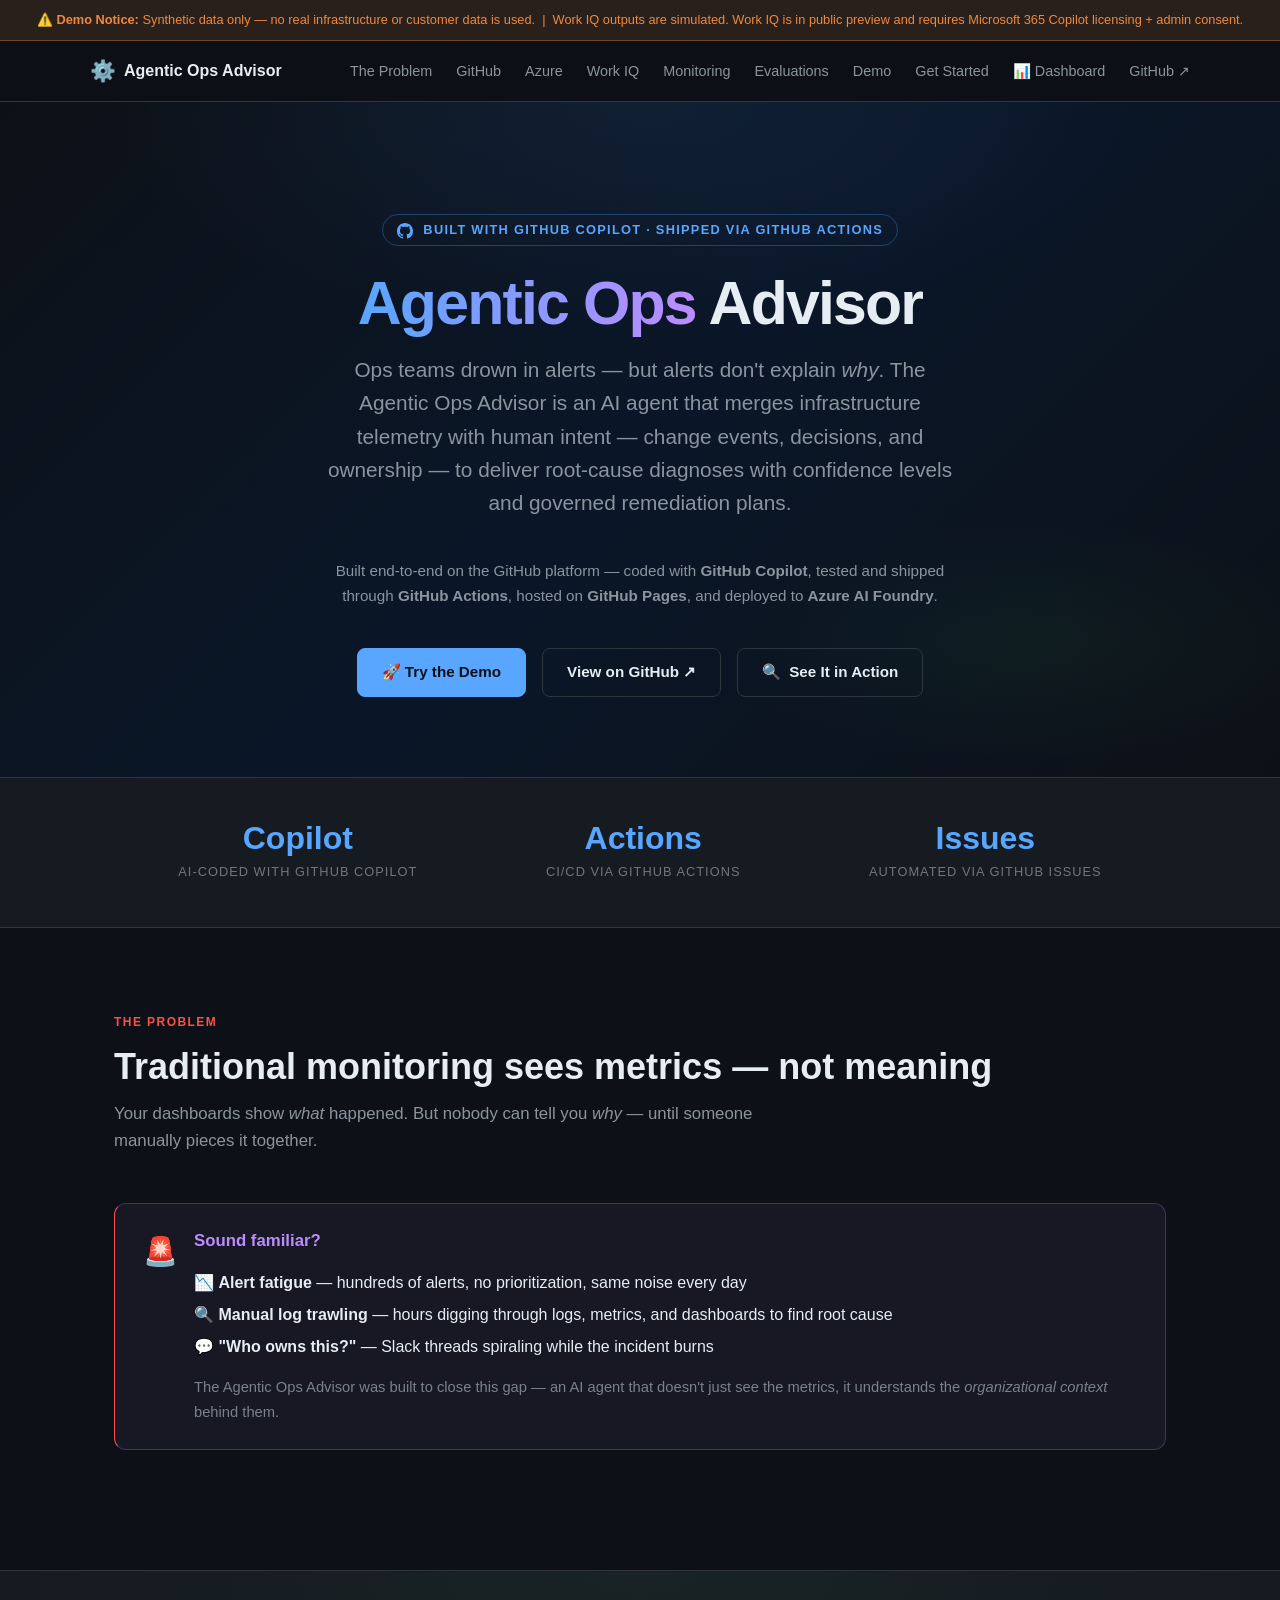
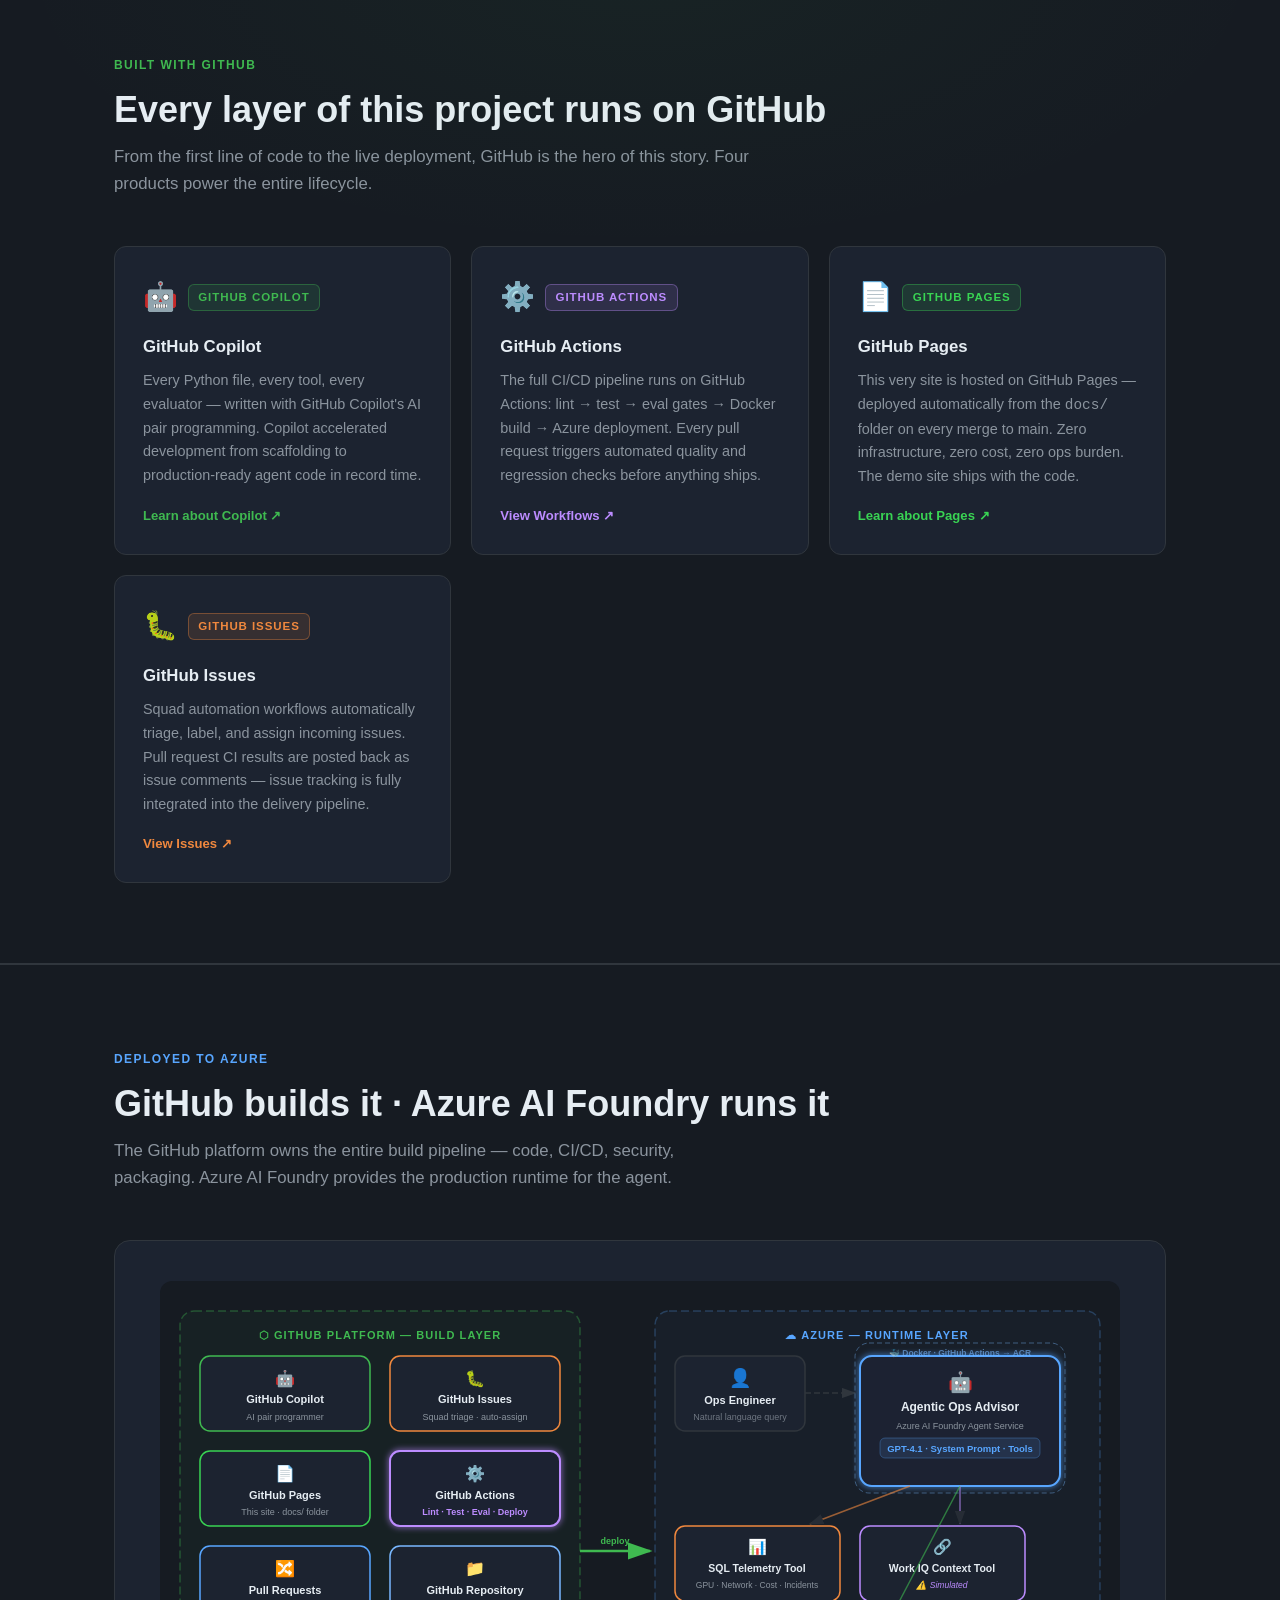
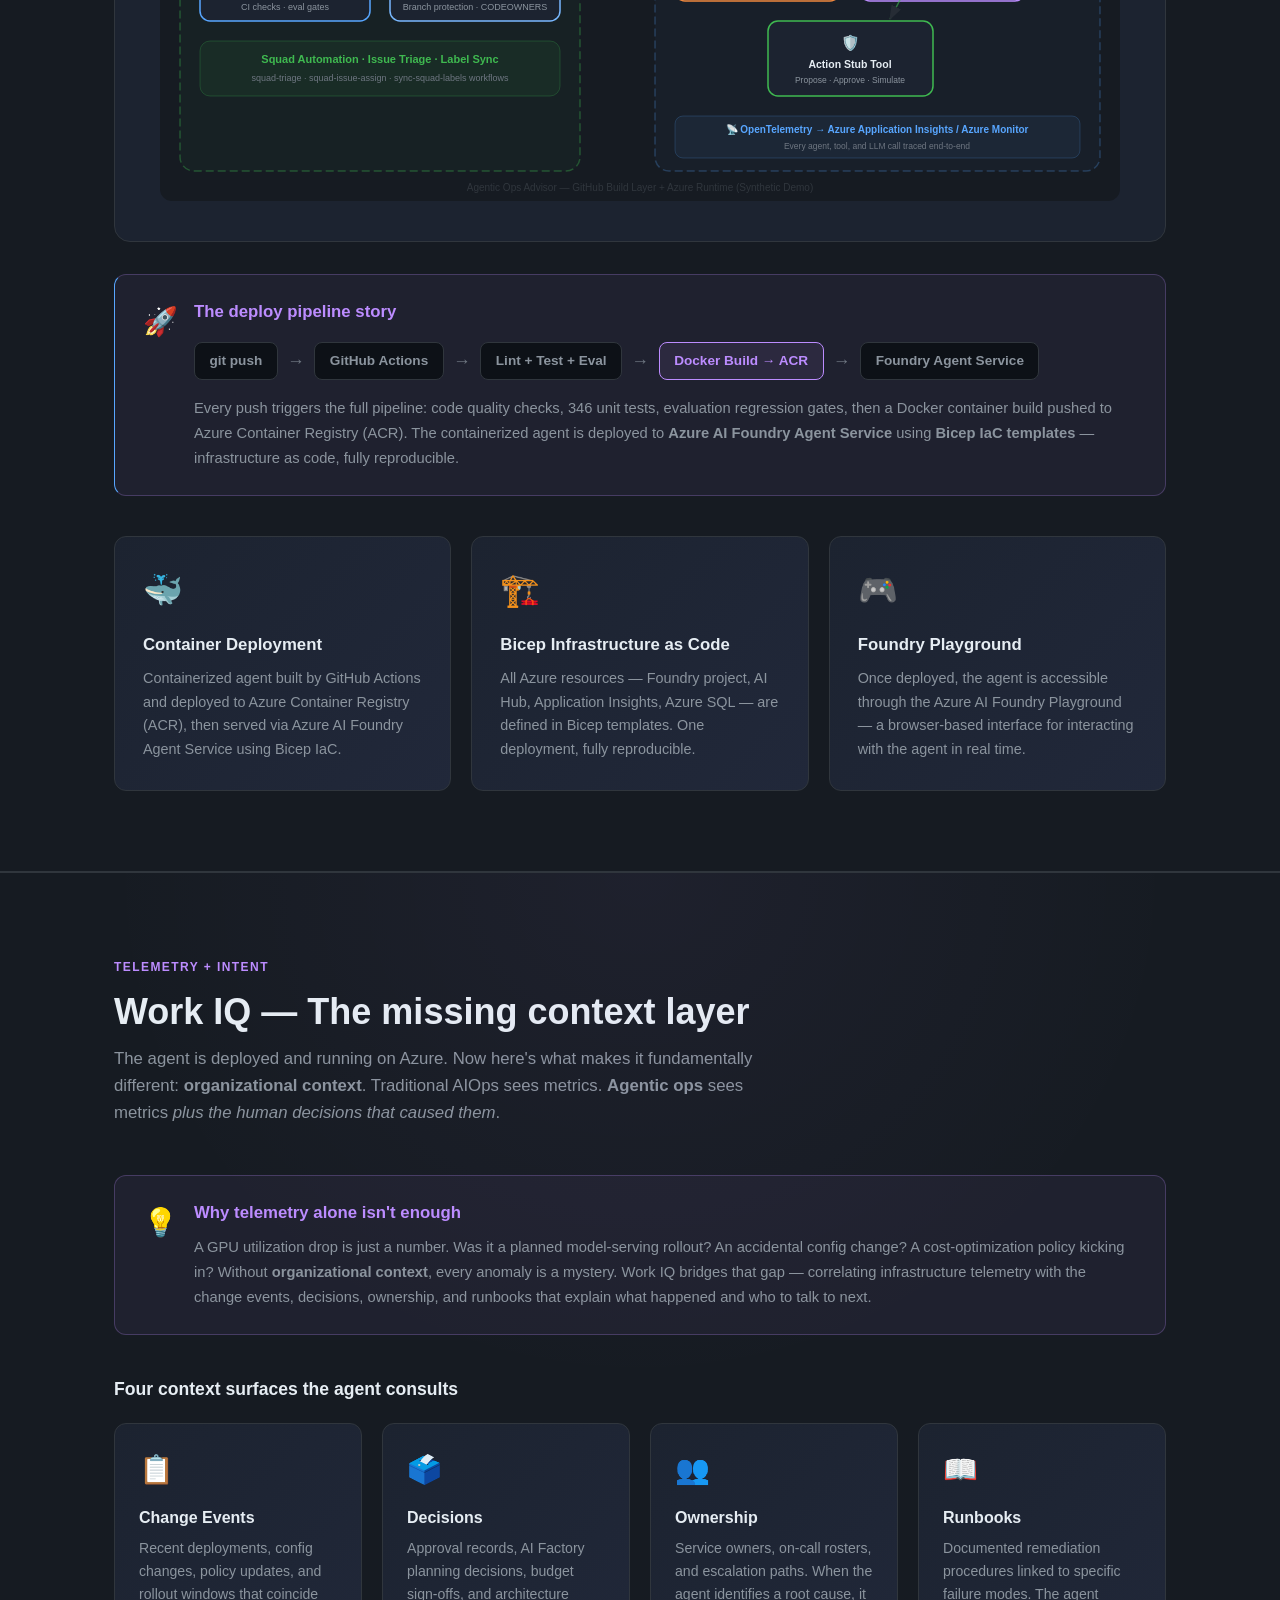
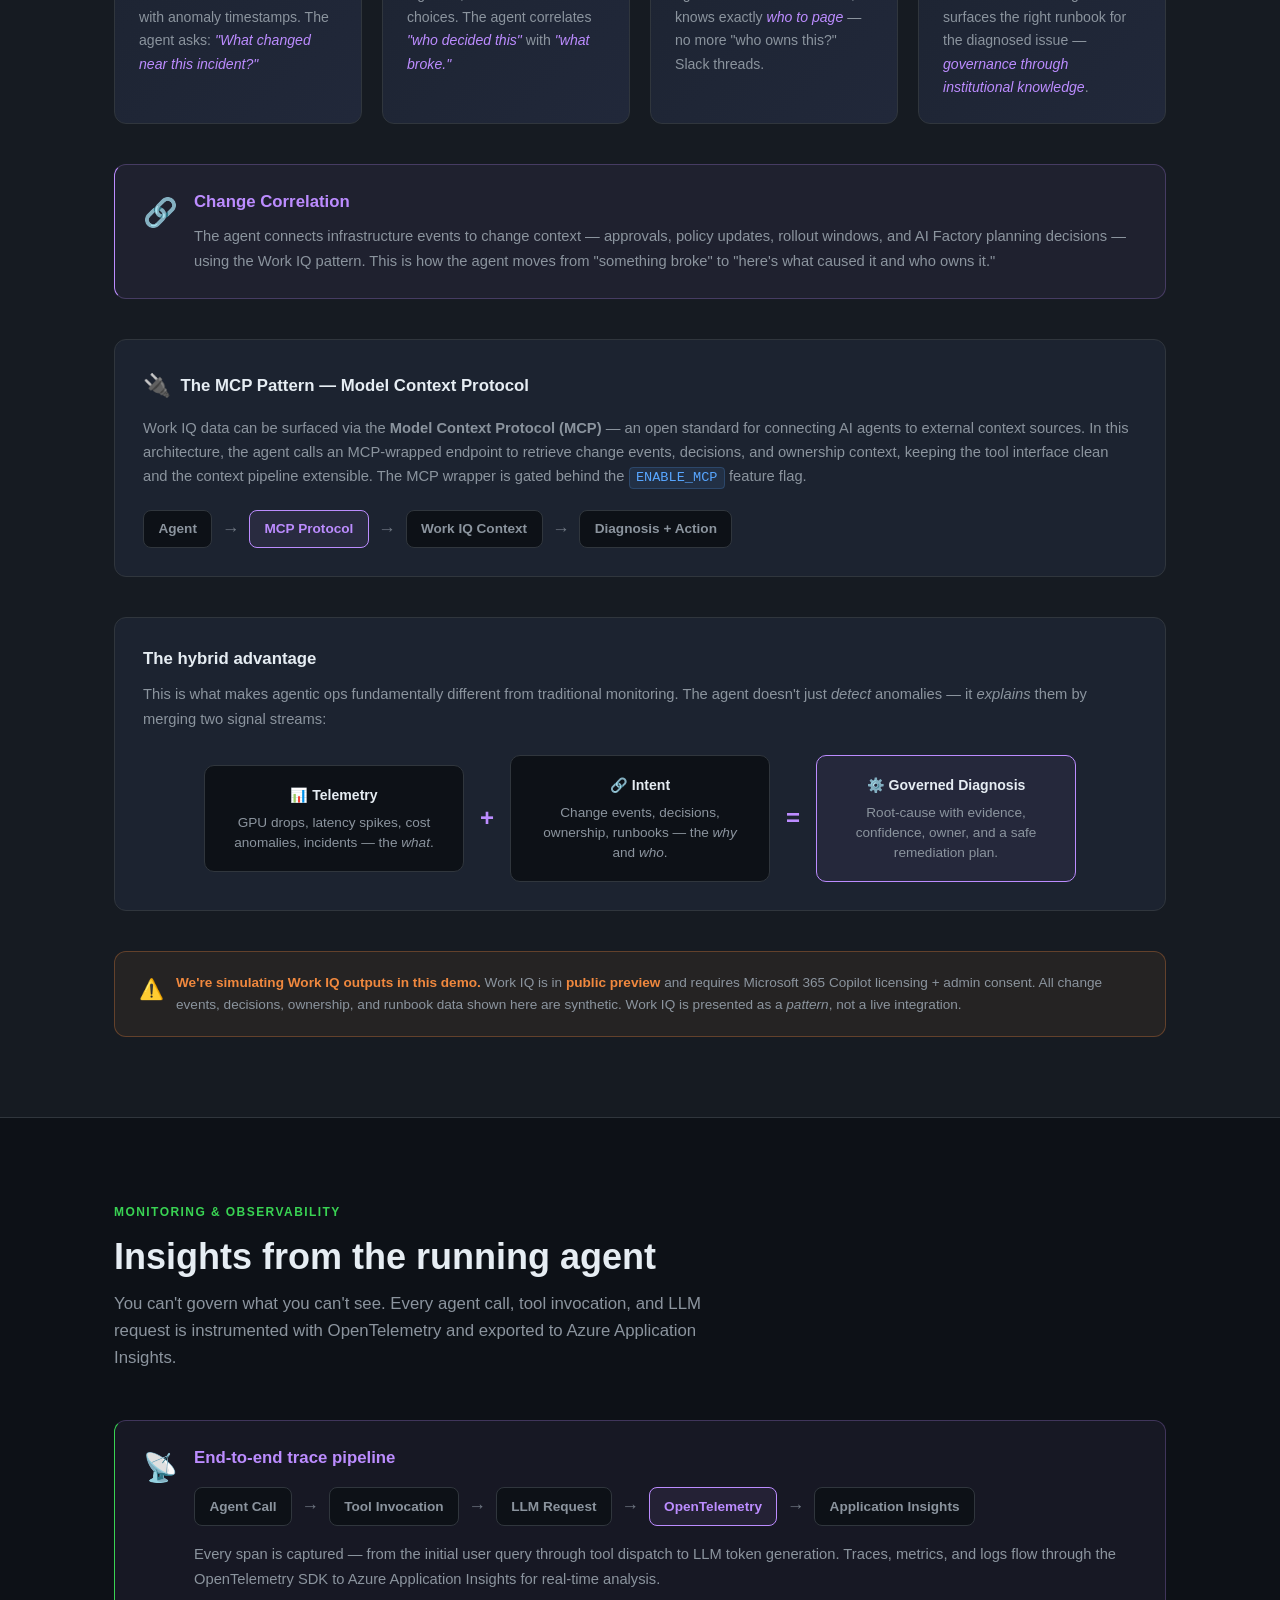
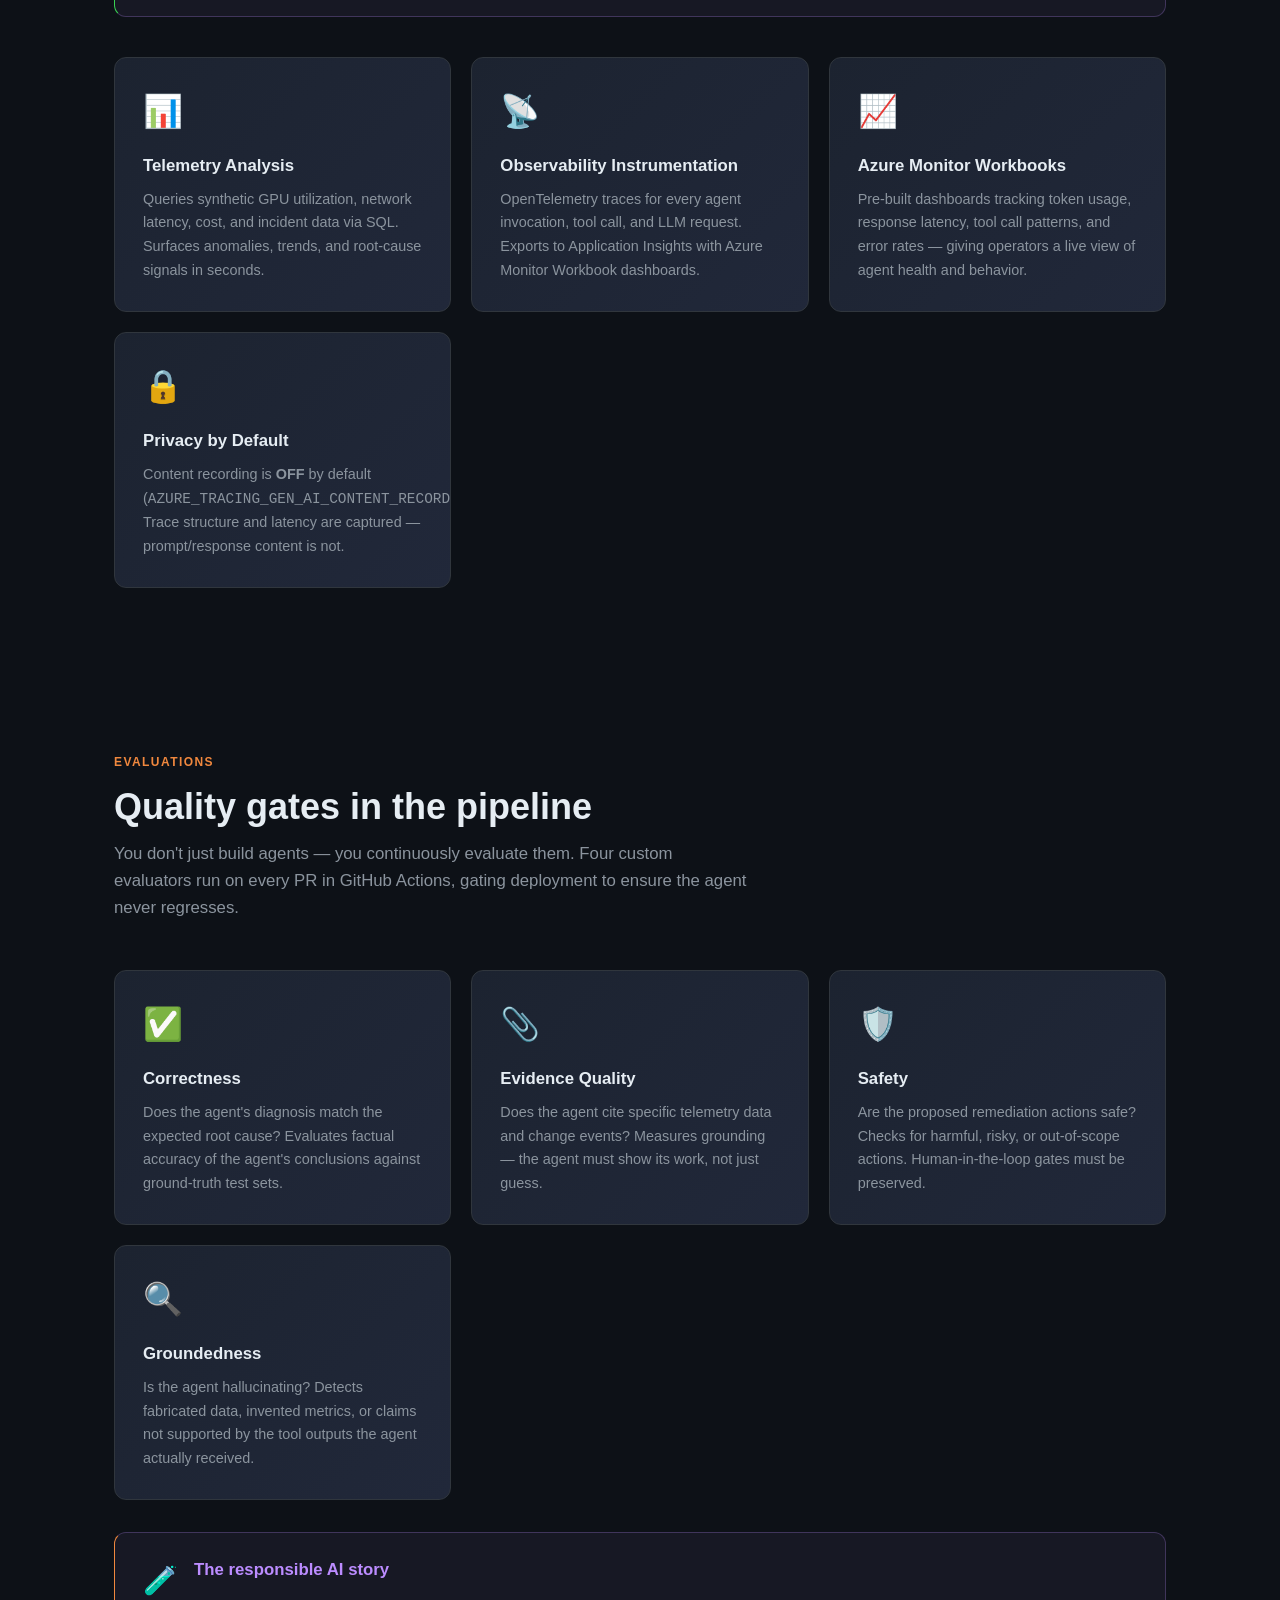
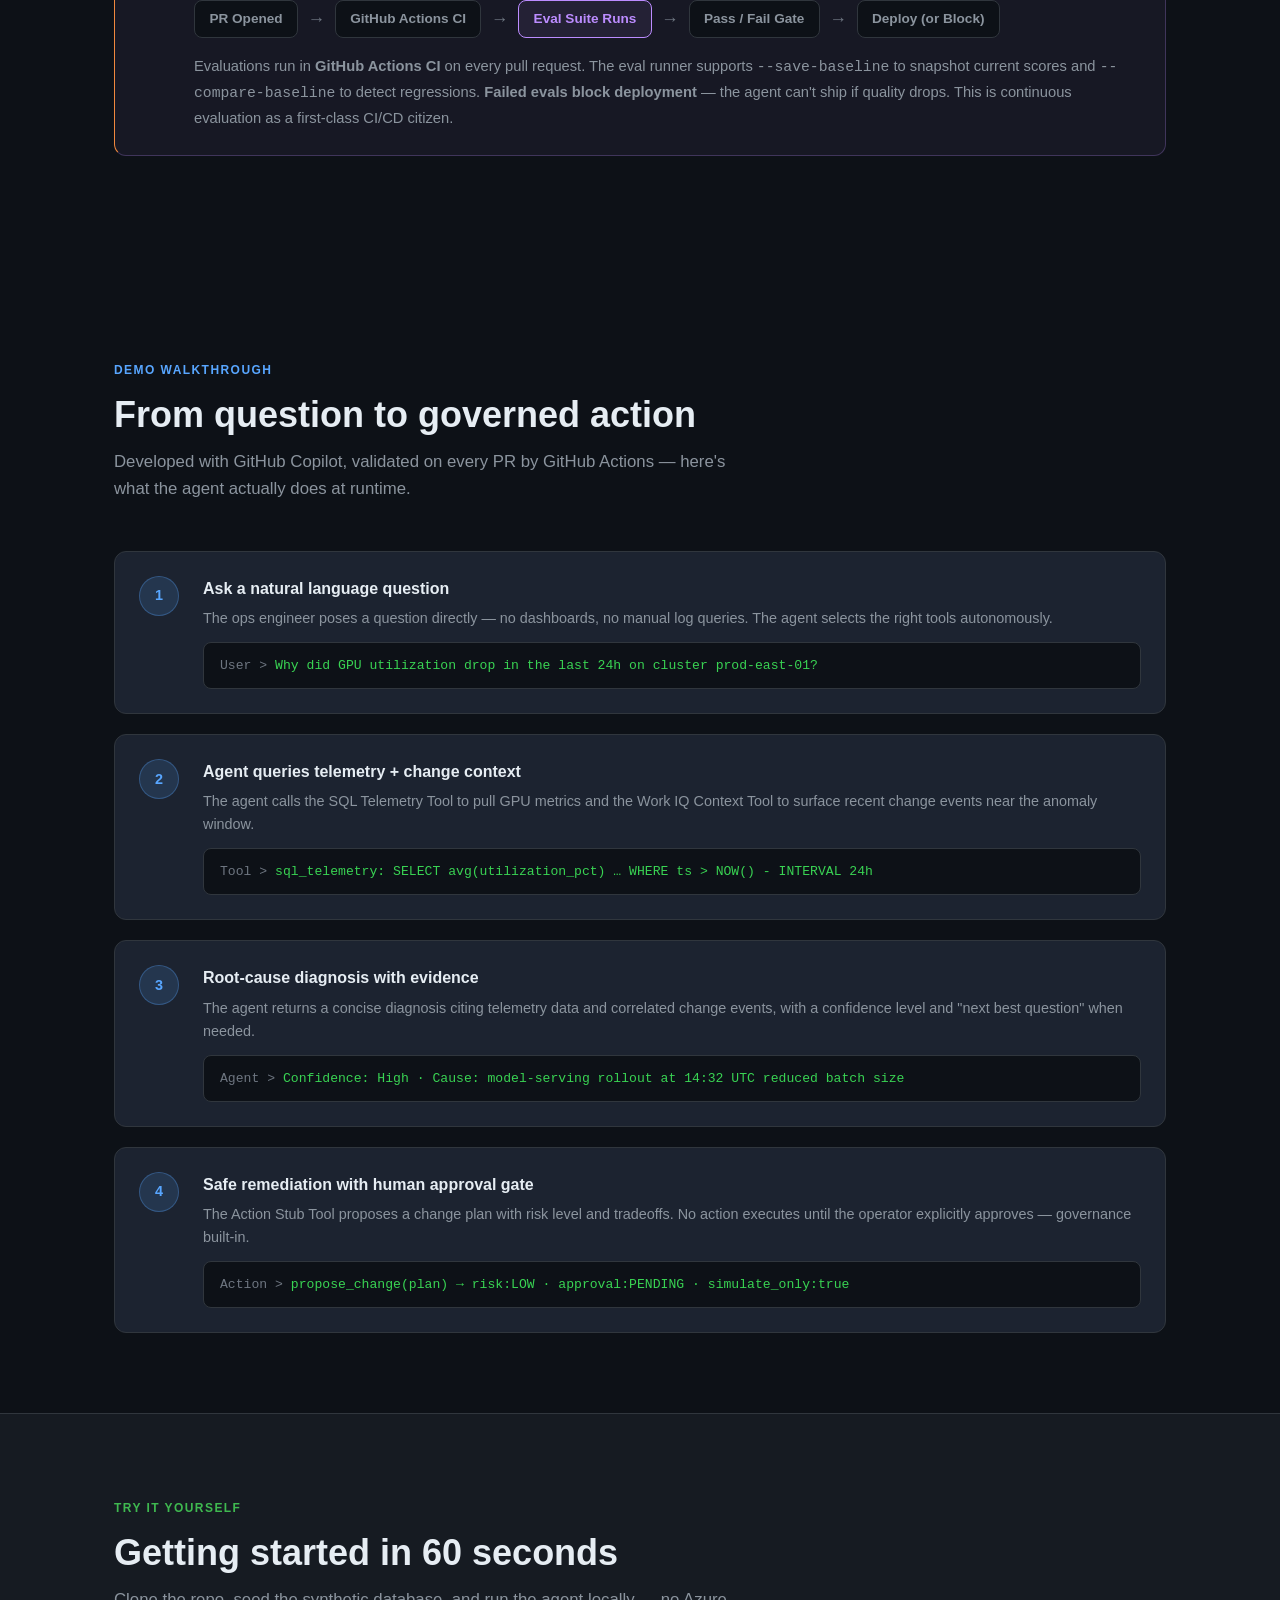
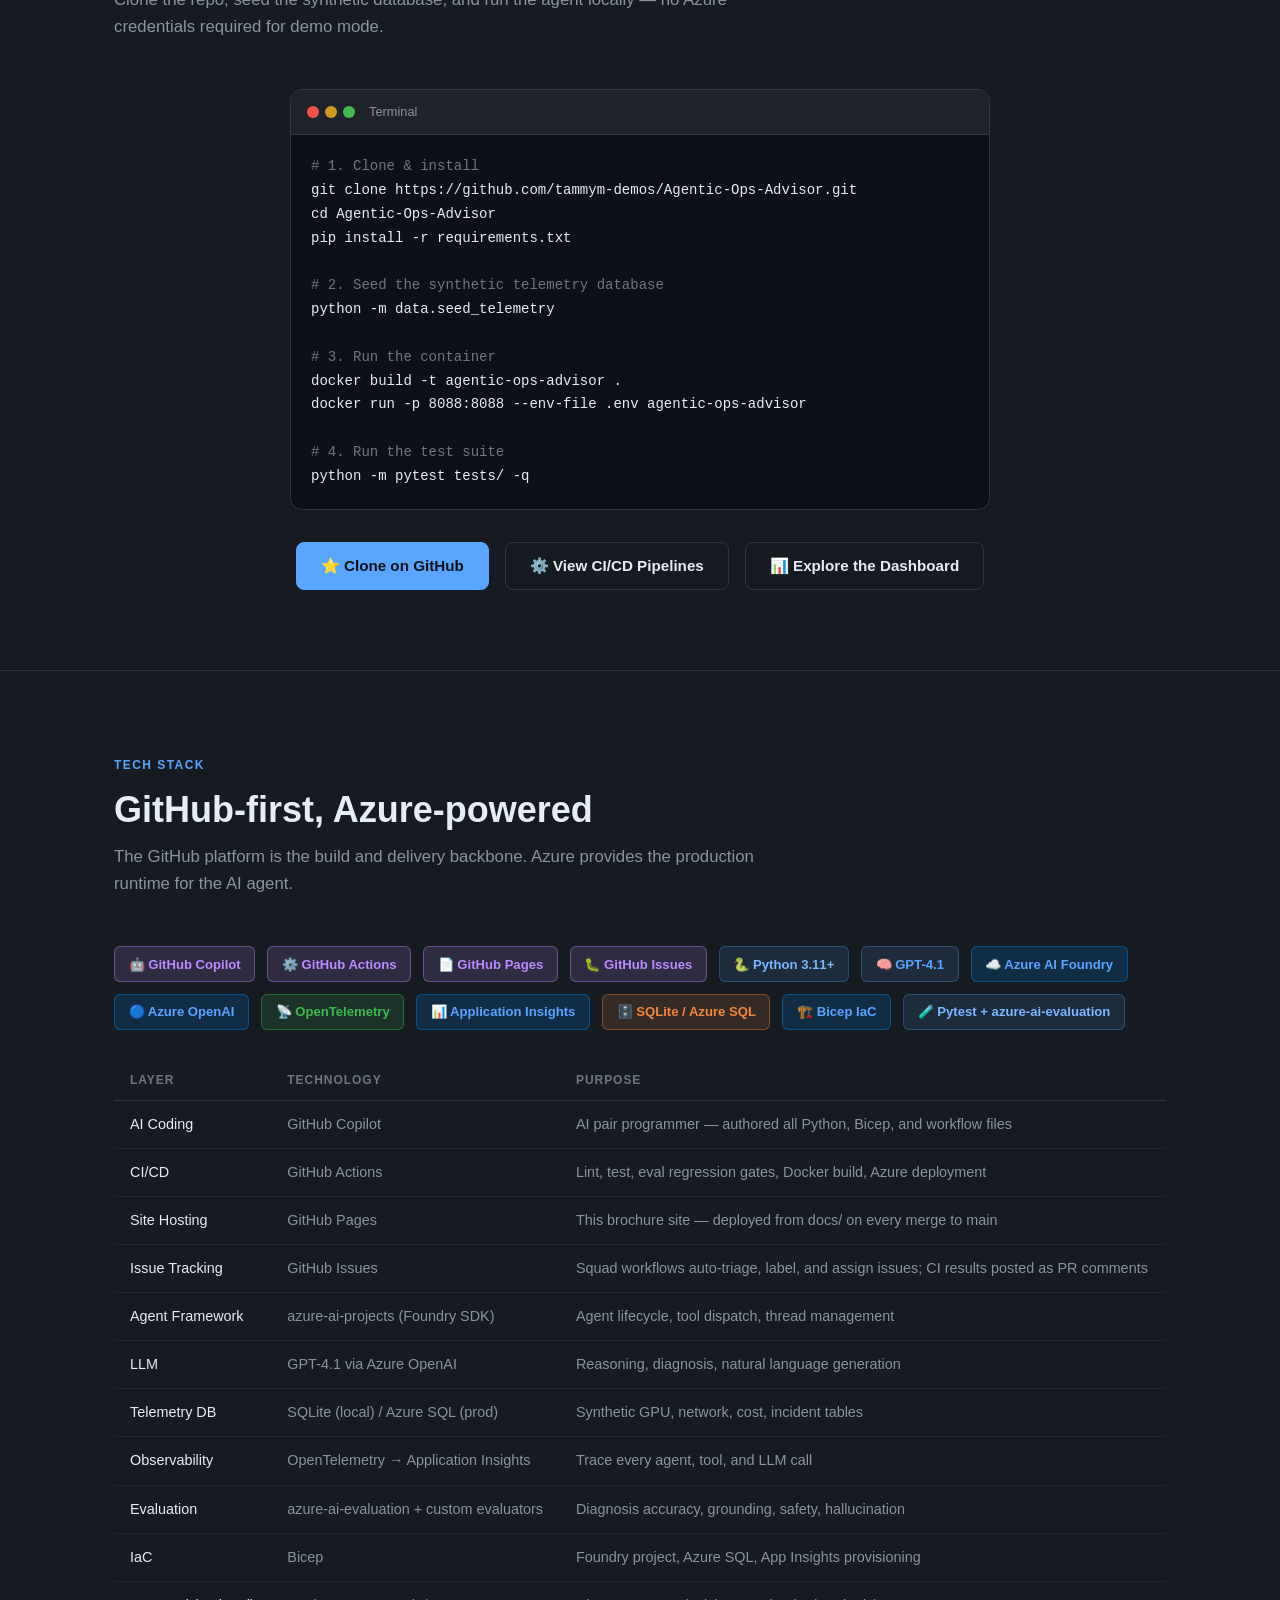
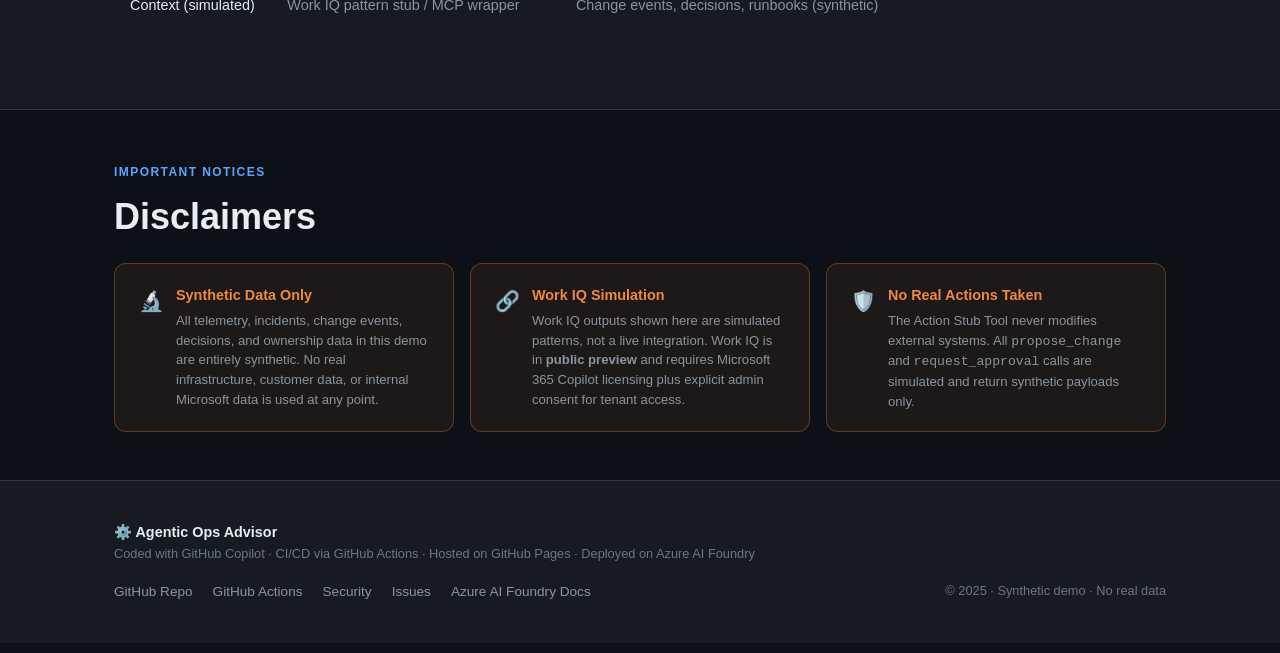
<file: docs/index.html>
<!DOCTYPE html>
<html lang="en">
<head>
  <meta charset="UTF-8" />
  <meta name="viewport" content="width=device-width, initial-scale=1.0" />
  <title>Agentic Ops Advisor — Built with GitHub, Deployed to Azure AI Foundry</title>
  <meta name="description" content="A production-style AI agent built with GitHub Copilot, shipped via GitHub Actions, hosted on GitHub Pages, and deployed to Azure AI Foundry." />

  <!-- Open Graph -->
  <meta property="og:title" content="Agentic Ops Advisor — Built with GitHub" />
  <meta property="og:description" content="Self-driving ops with AI agents. Coded with GitHub Copilot · CI/CD via GitHub Actions · Hosted on GitHub Pages." />
  <meta property="og:type" content="website" />

  <!-- Favicon (emoji fallback) -->
  <link rel="icon" href="data:image/svg+xml,<svg xmlns='http://www.w3.org/2000/svg' viewBox='0 0 100 100'><text y='.9em' font-size='90'>⚙️</text></svg>" />

  <link rel="stylesheet" href="style.css" />
</head>
<body>

  <!-- ═══════════════════════════════════════════
       DISCLAIMER BANNER
  ═══════════════════════════════════════════ -->
  <div class="disclaimer-banner" role="banner" aria-label="Important disclaimer">
    <p>
      <strong>⚠️ Demo Notice:</strong>
      Synthetic data only — no real infrastructure or customer data is used. &nbsp;|&nbsp;
      Work IQ outputs are simulated. Work IQ is in public preview and requires Microsoft 365 Copilot licensing + admin consent.
    </p>
  </div>

  <!-- ═══════════════════════════════════════════
       NAVIGATION
  ═══════════════════════════════════════════ -->
  <nav class="site-nav" aria-label="Main navigation">
    <div class="container">
      <a href="#" class="nav-brand">
        <span class="brand-icon" aria-hidden="true">⚙️</span>
        Agentic Ops Advisor
      </a>
      <ul class="nav-links" role="list">
        <li><a href="#the-problem">The Problem</a></li>
        <li><a href="#github-products">GitHub</a></li>
        <li><a href="#architecture">Azure</a></li>
        <li><a href="#workiq">Work IQ</a></li>
        <li><a href="#monitoring">Monitoring</a></li>
        <li><a href="#evaluations">Evaluations</a></li>
        <li><a href="#demo">Demo</a></li>
        <li><a href="#getting-started">Get Started</a></li>
        <li><a href="pages/dashboard.html">📊 Dashboard</a></li>
        <li><a href="https://github.com/tammym-demos/Agentic-Ops-Advisor" target="_blank" rel="noopener">GitHub ↗</a></li>
      </ul>
    </div>
  </nav>

  <!-- ═══════════════════════════════════════════
       1. HERO — What the solution does
  ═══════════════════════════════════════════ -->
  <header class="hero" id="top">
    <div class="container">
      <div class="hero-eyebrow">
        <span aria-hidden="true">
          <svg height="16" viewBox="0 0 16 16" width="16" fill="currentColor" style="vertical-align:middle;margin-right:4px;" aria-hidden="true"><path d="M8 0c4.42 0 8 3.58 8 8a8.013 8.013 0 0 1-5.45 7.59c-.4.08-.55-.17-.55-.38 0-.27.01-1.13.01-2.2 0-.75-.25-1.23-.54-1.48 1.78-.2 3.65-.88 3.65-3.95 0-.88-.31-1.59-.82-2.15.08-.2.36-1.02-.08-2.12 0 0-.67-.22-2.2.82-.64-.18-1.32-.27-2-.27-.68 0-1.36.09-2 .27-1.53-1.03-2.2-.82-2.2-.82-.44 1.1-.16 1.92-.08 2.12-.51.56-.82 1.28-.82 2.15 0 3.06 1.86 3.75 3.64 3.95-.23.2-.44.55-.51 1.07-.46.21-1.61.55-2.33-.66-.15-.24-.6-.83-1.23-.82-.67.01-.27.38.01.53.34.19.73.9.82 1.13.16.45.68 1.31 2.69.94 0 .67.01 1.3.01 1.49 0 .21-.15.45-.55.38A7.995 7.995 0 0 1 0 8c0-4.42 3.58-8 8-8Z"/></svg>
        </span>
        Built with GitHub Copilot · Shipped via GitHub Actions
      </div>

      <h1 class="hero-title">
        <span class="highlight">Agentic Ops</span> Advisor
      </h1>

      <p class="hero-tagline">
        Ops teams drown in alerts — but alerts don't explain <em>why</em>.
        The Agentic Ops Advisor is an AI agent that merges infrastructure telemetry
        with human intent — change events, decisions, and ownership — to deliver
        root-cause diagnoses with confidence levels and governed remediation plans.
      </p>
      <p class="hero-tagline" style="font-size: 0.95em; opacity: 0.8; margin-top: 0.5rem;">
        Built end-to-end on the GitHub platform — coded with <strong>GitHub Copilot</strong>,
        tested and shipped through <strong>GitHub Actions</strong>,
        hosted on <strong>GitHub Pages</strong>,
        and deployed to <strong>Azure AI Foundry</strong>.
      </p>

      <div class="hero-ctas">
        <a href="#getting-started"
           class="btn btn-primary">
          🚀 Try the Demo
        </a>
        <a href="https://github.com/tammym-demos/Agentic-Ops-Advisor"
           class="btn btn-secondary"
           target="_blank" rel="noopener">
          View on GitHub ↗
        </a>
        <a href="#demo" class="btn btn-secondary">
          <span aria-hidden="true">🔍</span> See It in Action
        </a>
      </div>
    </div>
  </header>

  <!-- ═══════════════════════════════════════════
       STATS STRIP
  ═══════════════════════════════════════════ -->
  <section class="stats-strip" aria-label="Project highlights">
    <div class="container">
      <div class="stat-item fade-in">
        <span class="stat-number">Copilot</span>
        <span class="stat-label">AI-Coded with GitHub Copilot</span>
      </div>
      <div class="stat-item fade-in">
        <span class="stat-number">Actions</span>
        <span class="stat-label">CI/CD via GitHub Actions</span>
      </div>
      <div class="stat-item fade-in">
        <span class="stat-number">Issues</span>
        <span class="stat-label">Automated via GitHub Issues</span>
      </div>
    </div>
  </section>

  <!-- ═══════════════════════════════════════════
       2. THE PROBLEM — Why this matters
  ═══════════════════════════════════════════ -->
  <section class="features" id="the-problem">
    <div class="container">
      <span class="section-label" style="color: #f85149;">The Problem</span>
      <h2 class="section-title">Traditional monitoring sees metrics — not meaning</h2>
      <p class="section-subtitle">
        Your dashboards show <em>what</em> happened.
        But nobody can tell you <em>why</em> — until someone manually pieces it together.
      </p>

      <div class="workiq-callout fade-in" style="border-left-color: #f85149;">
        <div class="workiq-callout-icon" aria-hidden="true">🚨</div>
        <div class="workiq-callout-body">
          <h3>Sound familiar?</h3>
          <ul style="list-style: none; padding: 0; margin: 0.75rem 0 0 0; line-height: 2;">
            <li>📉 <strong>Alert fatigue</strong> — hundreds of alerts, no prioritization, same noise every day</li>
            <li>🔍 <strong>Manual log trawling</strong> — hours digging through logs, metrics, and dashboards to find root cause</li>
            <li>💬 <strong>"Who owns this?"</strong> — Slack threads spiraling while the incident burns</li>
          </ul>
          <p style="margin-top: 0.75rem; opacity: 0.85;">
            The Agentic Ops Advisor was built to close this gap — an AI agent that doesn't just see the metrics,
            it understands the <em>organizational context</em> behind them.
          </p>
        </div>
      </div>
    </div>
  </section>

  <!-- ═══════════════════════════════════════════
       3. BUILT WITH GITHUB — How it's built
  ═══════════════════════════════════════════ -->
  <section class="github-products" id="github-products">
    <div class="container">
      <span class="section-label" style="color: var(--accent-green);">Built with GitHub</span>
      <h2 class="section-title">Every layer of this project runs on GitHub</h2>
      <p class="section-subtitle">
        From the first line of code to the live deployment,
        GitHub is the hero of this story. Four products power the entire lifecycle.
      </p>

      <div class="github-products-grid">

        <article class="github-product-card fade-in" style="--gh-accent: #3fb950;">
          <div class="gh-product-header">
            <span class="gh-product-icon" aria-hidden="true">🤖</span>
            <span class="gh-product-badge">GitHub Copilot</span>
          </div>
          <h3 class="gh-product-title">GitHub Copilot</h3>
          <p class="gh-product-desc">
            Every Python file, every tool, every evaluator — written with GitHub Copilot's
            AI pair programming. Copilot accelerated development from scaffolding to production-ready
            agent code in record time.
          </p>
          <a href="https://github.com/features/copilot" target="_blank" rel="noopener" class="gh-product-link">
            Learn about Copilot ↗
          </a>
        </article>

        <article class="github-product-card fade-in" style="--gh-accent: #bc8cff;">
          <div class="gh-product-header">
            <span class="gh-product-icon" aria-hidden="true">⚙️</span>
            <span class="gh-product-badge">GitHub Actions</span>
          </div>
          <h3 class="gh-product-title">GitHub Actions</h3>
          <p class="gh-product-desc">
            The full CI/CD pipeline runs on GitHub Actions: lint → test → eval gates →
            Docker build → Azure deployment. Every pull request triggers automated quality
            and regression checks before anything ships.
          </p>
          <a href="https://github.com/tammym-demos/Agentic-Ops-Advisor/actions" target="_blank" rel="noopener" class="gh-product-link">
            View Workflows ↗
          </a>
        </article>

        <article class="github-product-card fade-in" style="--gh-accent: #39d353;">
          <div class="gh-product-header">
            <span class="gh-product-icon" aria-hidden="true">📄</span>
            <span class="gh-product-badge">GitHub Pages</span>
          </div>
          <h3 class="gh-product-title">GitHub Pages</h3>
          <p class="gh-product-desc">
            This very site is hosted on GitHub Pages — deployed automatically from the
            <code>docs/</code> folder on every merge to main. Zero infrastructure, zero
            cost, zero ops burden. The demo site ships with the code.
          </p>
          <a href="https://pages.github.com/" target="_blank" rel="noopener" class="gh-product-link">
            Learn about Pages ↗
          </a>
        </article>

        <article class="github-product-card fade-in" style="--gh-accent: #f0883e;">
          <div class="gh-product-header">
            <span class="gh-product-icon" aria-hidden="true">🐛</span>
            <span class="gh-product-badge">GitHub Issues</span>
          </div>
          <h3 class="gh-product-title">GitHub Issues</h3>
          <p class="gh-product-desc">
            Squad automation workflows automatically triage, label, and assign incoming
            issues. Pull request CI results are posted back as issue comments — issue
            tracking is fully integrated into the delivery pipeline.
          </p>
          <a href="https://github.com/tammym-demos/Agentic-Ops-Advisor/issues" target="_blank" rel="noopener" class="gh-product-link">
            View Issues ↗
          </a>
        </article>

      </div>
    </div>
  </section>

  <!-- ═══════════════════════════════════════════
       4. DEPLOYED TO AZURE — Where it runs
  ═══════════════════════════════════════════ -->
  <section class="architecture" id="architecture">
    <div class="container">
      <span class="section-label" style="color: #58a6ff;">Deployed to Azure</span>
      <h2 class="section-title">GitHub builds it · Azure AI Foundry runs it</h2>
      <p class="section-subtitle">
        The GitHub platform owns the entire build pipeline — code, CI/CD, security, packaging.
        Azure AI Foundry provides the production runtime for the agent.
      </p>

      <div class="arch-diagram fade-in">
        <!-- Inline architecture SVG diagram — GitHub (build) → Azure (runtime) -->
        <svg viewBox="0 0 960 520" xmlns="http://www.w3.org/2000/svg"
             role="img" aria-label="Agentic Ops Advisor architecture diagram showing GitHub build pipeline and Azure runtime"
             style="width:100%; max-width:960px; font-family: -apple-system, BlinkMacSystemFont, 'Segoe UI', sans-serif;">

          <defs>
            <marker id="arrowhead" markerWidth="10" markerHeight="7"
                    refX="9" refY="3.5" orient="auto">
              <polygon points="0 0, 10 3.5, 0 7" fill="#30363d" />
            </marker>
            <marker id="arrowhead-green" markerWidth="10" markerHeight="7"
                    refX="9" refY="3.5" orient="auto">
              <polygon points="0 0, 10 3.5, 0 7" fill="#3fb950" />
            </marker>
            <marker id="arrowhead-blue" markerWidth="10" markerHeight="7"
                    refX="9" refY="3.5" orient="auto">
              <polygon points="0 0, 10 3.5, 0 7" fill="#58a6ff" />
            </marker>
            <filter id="glow">
              <feGaussianBlur stdDeviation="3" result="coloredBlur"/>
              <feMerge><feMergeNode in="coloredBlur"/><feMergeNode in="SourceGraphic"/></feMerge>
            </filter>
          </defs>

          <!-- Background -->
          <rect width="960" height="520" fill="#161b22" rx="12"/>

          <!-- ══ GITHUB BUILD LAYER (left panel) ══ -->
          <rect x="20" y="30" width="400" height="460" rx="14"
                fill="rgba(63,185,80,0.04)" stroke="rgba(63,185,80,0.35)" stroke-width="1.5" stroke-dasharray="8 4"/>
          <text x="220" y="58" text-anchor="middle" fill="#3fb950" font-size="11" font-weight="700" letter-spacing="0.1em">⬡  GITHUB PLATFORM  —  BUILD LAYER</text>

          <!-- GitHub Copilot -->
          <rect x="40" y="75" width="170" height="75" rx="10" fill="#1c2330" stroke="#3fb950" stroke-width="1.5"/>
          <text x="125" y="103" text-anchor="middle" fill="#3fb950" font-size="16">🤖</text>
          <text x="125" y="122" text-anchor="middle" fill="#e6edf3" font-size="11" font-weight="600">GitHub Copilot</text>
          <text x="125" y="139" text-anchor="middle" fill="#8b949e" font-size="9">AI pair programmer</text>

          <!-- GitHub Issues -->
          <rect x="230" y="75" width="170" height="75" rx="10" fill="#1c2330" stroke="#f0883e" stroke-width="1.5"/>
          <text x="315" y="103" text-anchor="middle" fill="#f0883e" font-size="16">🐛</text>
          <text x="315" y="122" text-anchor="middle" fill="#e6edf3" font-size="11" font-weight="600">GitHub Issues</text>
          <text x="315" y="139" text-anchor="middle" fill="#8b949e" font-size="9">Squad triage · auto-assign</text>

          <!-- GitHub Pages -->
          <rect x="40" y="170" width="170" height="75" rx="10" fill="#1c2330" stroke="#39d353" stroke-width="1.5"/>
          <text x="125" y="198" text-anchor="middle" fill="#39d353" font-size="16">📄</text>
          <text x="125" y="218" text-anchor="middle" fill="#e6edf3" font-size="11" font-weight="600">GitHub Pages</text>
          <text x="125" y="234" text-anchor="middle" fill="#8b949e" font-size="9">This site · docs/ folder</text>

          <!-- GitHub Actions -->
          <rect x="230" y="170" width="170" height="75" rx="10" fill="#1c2330" stroke="#bc8cff" stroke-width="2" filter="url(#glow)"/>
          <text x="315" y="198" text-anchor="middle" fill="#bc8cff" font-size="16">⚙️</text>
          <text x="315" y="218" text-anchor="middle" fill="#e6edf3" font-size="11" font-weight="600">GitHub Actions</text>
          <text x="315" y="234" text-anchor="middle" fill="#bc8cff" font-size="9" font-weight="600">Lint · Test · Eval · Deploy</text>

          <!-- GitHub Pull Requests -->
          <rect x="40" y="265" width="170" height="75" rx="10" fill="#1c2330" stroke="#58a6ff" stroke-width="1.5"/>
          <text x="125" y="293" text-anchor="middle" fill="#58a6ff" font-size="16">🔀</text>
          <text x="125" y="313" text-anchor="middle" fill="#e6edf3" font-size="11" font-weight="600">Pull Requests</text>
          <text x="125" y="329" text-anchor="middle" fill="#8b949e" font-size="9">CI checks · eval gates</text>

          <!-- GitHub Repository -->
          <rect x="230" y="265" width="170" height="75" rx="10" fill="#1c2330" stroke="#79b8ff" stroke-width="1.5"/>
          <text x="315" y="293" text-anchor="middle" fill="#79b8ff" font-size="16">📁</text>
          <text x="315" y="313" text-anchor="middle" fill="#e6edf3" font-size="11" font-weight="600">GitHub Repository</text>
          <text x="315" y="329" text-anchor="middle" fill="#8b949e" font-size="9">Branch protection · CODEOWNERS</text>

          <!-- Squad Automation -->
          <rect x="40" y="360" width="360" height="55" rx="10" fill="rgba(63,185,80,0.07)" stroke="rgba(63,185,80,0.25)" stroke-width="1"/>
          <text x="220" y="382" text-anchor="middle" fill="#3fb950" font-size="11" font-weight="600">Squad Automation · Issue Triage · Label Sync</text>
          <text x="220" y="400" text-anchor="middle" fill="#6e7681" font-size="9">squad-triage · squad-issue-assign · sync-squad-labels workflows</text>

          <!-- ══ DEPLOY ARROW ══ -->
          <line x1="420" y1="270" x2="490" y2="270" stroke="#3fb950" stroke-width="2.5"
                marker-end="url(#arrowhead-green)"/>
          <text x="455" y="263" text-anchor="middle" fill="#3fb950" font-size="9" font-weight="700">deploy</text>

          <!-- ══ AZURE RUNTIME LAYER (right panel) ══ -->
          <rect x="495" y="30" width="445" height="460" rx="14"
                fill="rgba(88,166,255,0.03)" stroke="rgba(88,166,255,0.25)" stroke-width="1.5" stroke-dasharray="8 4"/>
          <text x="717" y="58" text-anchor="middle" fill="#58a6ff" font-size="11" font-weight="700" letter-spacing="0.1em">☁  AZURE  —  RUNTIME LAYER</text>

          <!-- Operator -->
          <rect x="515" y="75" width="130" height="75" rx="10" fill="#1c2330" stroke="#30363d" stroke-width="1.5"/>
          <text x="580" y="103" text-anchor="middle" fill="#8b949e" font-size="18">👤</text>
          <text x="580" y="123" text-anchor="middle" fill="#e6edf3" font-size="11" font-weight="600">Ops Engineer</text>
          <text x="580" y="139" text-anchor="middle" fill="#6e7681" font-size="9">Natural language query</text>

          <!-- Arrow: operator → agent -->
          <line x1="645" y1="112" x2="695" y2="112" stroke="#30363d" stroke-width="1.5"
                marker-end="url(#arrowhead)" stroke-dasharray="6 3"/>

          <!-- Agent Core -->
          <rect x="700" y="75" width="200" height="130" rx="12" fill="#1c2330"
                stroke="#58a6ff" stroke-width="2" filter="url(#glow)"/>
          <text x="800" y="108" text-anchor="middle" fill="#58a6ff" font-size="20">🤖</text>
          <text x="800" y="130" text-anchor="middle" fill="#e6edf3" font-size="12" font-weight="700">Agentic Ops Advisor</text>
          <text x="800" y="148" text-anchor="middle" fill="#8b949e" font-size="9">Azure AI Foundry Agent Service</text>
          <rect x="720" y="157" width="160" height="20" rx="5" fill="rgba(88,166,255,0.12)" stroke="rgba(88,166,255,0.3)" stroke-width="1"/>
          <text x="800" y="171" text-anchor="middle" fill="#58a6ff" font-size="9.5" font-weight="600">GPT-4.1 · System Prompt · Tools</text>
          <!-- Docker label -->
          <rect x="695" y="62" width="210" height="150" rx="14" fill="none"
                stroke="#79b8ff" stroke-width="1" stroke-dasharray="5 3" opacity="0.4"/>
          <text x="800" y="75" text-anchor="middle" fill="#79b8ff" font-size="8.5" font-weight="600" opacity="0.6">🐳 Docker · GitHub Actions → ACR</text>

          <!-- Tool: SQL Telemetry -->
          <rect x="515" y="245" width="165" height="75" rx="10" fill="#1c2330" stroke="#f0883e" stroke-width="1.5"/>
          <text x="597" y="271" text-anchor="middle" fill="#f0883e" font-size="15">📊</text>
          <text x="597" y="291" text-anchor="middle" fill="#e6edf3" font-size="10.5" font-weight="600">SQL Telemetry Tool</text>
          <text x="597" y="307" text-anchor="middle" fill="#8b949e" font-size="8.5">GPU · Network · Cost · Incidents</text>

          <!-- Tool: Work IQ -->
          <rect x="700" y="245" width="165" height="75" rx="10" fill="#1c2330" stroke="#bc8cff" stroke-width="1.5"/>
          <text x="782" y="271" text-anchor="middle" fill="#bc8cff" font-size="15">🔗</text>
          <text x="782" y="291" text-anchor="middle" fill="#e6edf3" font-size="10.5" font-weight="600">Work IQ Context Tool</text>
          <text x="782" y="307" text-anchor="middle" fill="#bc8cff" font-size="8.5" font-style="italic">⚠️ Simulated</text>

          <!-- Tool: Action Stub -->
          <rect x="608" y="340" width="165" height="75" rx="10" fill="#1c2330" stroke="#3fb950" stroke-width="1.5"/>
          <text x="690" y="367" text-anchor="middle" fill="#3fb950" font-size="15">🛡️</text>
          <text x="690" y="387" text-anchor="middle" fill="#e6edf3" font-size="10.5" font-weight="600">Action Stub Tool</text>
          <text x="690" y="402" text-anchor="middle" fill="#8b949e" font-size="8.5">Propose · Approve · Simulate</text>

          <!-- Arrows: agent → tools -->
          <line x1="750" y1="205" x2="650" y2="243" stroke="#f0883e" stroke-width="1.5"
                marker-end="url(#arrowhead)" opacity="0.6"/>
          <line x1="800" y1="205" x2="800" y2="243" stroke="#bc8cff" stroke-width="1.5"
                marker-end="url(#arrowhead)" opacity="0.6"/>
          <line x1="800" y1="205" x2="730" y2="338" stroke="#3fb950" stroke-width="1.5"
                marker-end="url(#arrowhead)" opacity="0.6"/>

          <!-- Azure Monitor -->
          <rect x="515" y="435" width="405" height="42" rx="8" fill="rgba(88,166,255,0.06)" stroke="rgba(88,166,255,0.2)" stroke-width="1"/>
          <text x="717" y="452" text-anchor="middle" fill="#58a6ff" font-size="10" font-weight="600">📡  OpenTelemetry → Azure Application Insights / Azure Monitor</text>
          <text x="717" y="468" text-anchor="middle" fill="#6e7681" font-size="8.5">Every agent, tool, and LLM call traced end-to-end</text>

          <!-- Title label -->
          <text x="480" y="510" text-anchor="middle" fill="#30363d" font-size="10">
            Agentic Ops Advisor — GitHub Build Layer + Azure Runtime (Synthetic Demo)
          </text>
        </svg>
      </div>

      <!-- Deploy pipeline story -->
      <div class="workiq-callout fade-in" style="border-left-color: #58a6ff; margin-top: 2rem;">
        <div class="workiq-callout-icon" aria-hidden="true">🚀</div>
        <div class="workiq-callout-body">
          <h3>The deploy pipeline story</h3>
          <div class="workiq-mcp-flow" style="margin: 1rem 0;">
            <span class="mcp-node">git push</span>
            <span class="mcp-arrow" aria-hidden="true">→</span>
            <span class="mcp-node">GitHub Actions</span>
            <span class="mcp-arrow" aria-hidden="true">→</span>
            <span class="mcp-node">Lint + Test + Eval</span>
            <span class="mcp-arrow" aria-hidden="true">→</span>
            <span class="mcp-node mcp-highlight">Docker Build → ACR</span>
            <span class="mcp-arrow" aria-hidden="true">→</span>
            <span class="mcp-node">Foundry Agent Service</span>
          </div>
          <p>
            Every push triggers the full pipeline: code quality checks, 346 unit tests, evaluation regression gates,
            then a Docker container build pushed to Azure Container Registry (ACR).
            The containerized agent is deployed to <strong>Azure AI Foundry Agent Service</strong> using
            <strong>Bicep IaC templates</strong> — infrastructure as code, fully reproducible.
          </p>
        </div>
      </div>

      <!-- Azure deployment cards -->
      <div class="features-grid" style="margin-top: 2rem;">
        <article class="feature-card fade-in" style="--card-accent: #79b8ff;">
          <span class="feature-icon" aria-hidden="true">🐳</span>
          <h3 class="feature-title">Container Deployment</h3>
          <p class="feature-desc">
            Containerized agent built by GitHub Actions and deployed to Azure Container Registry (ACR),
            then served via Azure AI Foundry Agent Service using Bicep IaC.
          </p>
        </article>

        <article class="feature-card fade-in" style="--card-accent: #58a6ff;">
          <span class="feature-icon" aria-hidden="true">🏗️</span>
          <h3 class="feature-title">Bicep Infrastructure as Code</h3>
          <p class="feature-desc">
            All Azure resources — Foundry project, AI Hub, Application Insights, Azure SQL —
            are defined in Bicep templates. One deployment, fully reproducible.
          </p>
        </article>

        <article class="feature-card fade-in" style="--card-accent: #bc8cff;">
          <span class="feature-icon" aria-hidden="true">🎮</span>
          <h3 class="feature-title">Foundry Playground</h3>
          <p class="feature-desc">
            Once deployed, the agent is accessible through the Azure AI Foundry Playground —
            a browser-based interface for interacting with the agent in real time.
          </p>
        </article>
      </div>

    </div>
  </section>

  <!-- ═══════════════════════════════════════════
       5. WORK IQ — The context layer
  ═══════════════════════════════════════════ -->
  <section class="workiq-section" id="workiq">
    <div class="container">
      <span class="section-label" style="color: var(--accent-purple);">Telemetry + Intent</span>
      <h2 class="section-title">Work IQ — The missing context layer</h2>
      <p class="section-subtitle">
        The agent is deployed and running on Azure. Now here's what makes it
        fundamentally different: <strong>organizational context</strong>.
        Traditional AIOps sees metrics. <strong>Agentic ops</strong> sees metrics
        <em>plus the human decisions that caused them</em>.
      </p>

      <!-- Value proposition callout -->
      <div class="workiq-callout fade-in">
        <div class="workiq-callout-icon" aria-hidden="true">💡</div>
        <div class="workiq-callout-body">
          <h3>Why telemetry alone isn't enough</h3>
          <p>
            A GPU utilization drop is just a number. Was it a planned model-serving rollout?
            An accidental config change? A cost-optimization policy kicking in?
            Without <strong>organizational context</strong>, every anomaly is a mystery.
            Work IQ bridges that gap — correlating infrastructure telemetry with the
            change events, decisions, ownership, and runbooks that explain what happened
            and who to talk to next.
          </p>
        </div>
      </div>

      <!-- Four context surfaces -->
      <h3 class="workiq-grid-title fade-in">Four context surfaces the agent consults</h3>
      <div class="workiq-grid">

        <article class="workiq-card fade-in" style="--wiq-accent: #58a6ff;">
          <span class="workiq-card-icon" aria-hidden="true">📋</span>
          <h4 class="workiq-card-title">Change Events</h4>
          <p class="workiq-card-desc">
            Recent deployments, config changes, policy updates, and rollout windows
            that coincide with anomaly timestamps. The agent asks:
            <em>"What changed near this incident?"</em>
          </p>
        </article>

        <article class="workiq-card fade-in" style="--wiq-accent: #bc8cff;">
          <span class="workiq-card-icon" aria-hidden="true">🗳️</span>
          <h4 class="workiq-card-title">Decisions</h4>
          <p class="workiq-card-desc">
            Approval records, AI Factory planning decisions, budget sign-offs,
            and architecture choices. The agent correlates
            <em>"who decided this"</em> with <em>"what broke."</em>
          </p>
        </article>

        <article class="workiq-card fade-in" style="--wiq-accent: #3fb950;">
          <span class="workiq-card-icon" aria-hidden="true">👥</span>
          <h4 class="workiq-card-title">Ownership</h4>
          <p class="workiq-card-desc">
            Service owners, on-call rosters, and escalation paths.
            When the agent identifies a root cause, it knows exactly
            <em>who to page</em> — no more "who owns this?" Slack threads.
          </p>
        </article>

        <article class="workiq-card fade-in" style="--wiq-accent: #f0883e;">
          <span class="workiq-card-icon" aria-hidden="true">📖</span>
          <h4 class="workiq-card-title">Runbooks</h4>
          <p class="workiq-card-desc">
            Documented remediation procedures linked to specific failure modes.
            The agent surfaces the right runbook for the diagnosed issue —
            <em>governance through institutional knowledge</em>.
          </p>
        </article>

      </div>

      <!-- Change Correlation callout -->
      <div class="workiq-callout fade-in" style="border-left-color: #bc8cff; margin-top: 1.5rem;">
        <div class="workiq-callout-icon" aria-hidden="true">🔗</div>
        <div class="workiq-callout-body">
          <h3>Change Correlation</h3>
          <p>
            The agent connects infrastructure events to change context — approvals, policy updates,
            rollout windows, and AI Factory planning decisions — using the Work IQ pattern.
            This is how the agent moves from "something broke" to "here's what caused it and who owns it."
          </p>
        </div>
      </div>

      <!-- MCP Pattern -->
      <div class="workiq-mcp fade-in">
        <div class="workiq-mcp-header">
          <span class="workiq-mcp-icon" aria-hidden="true">🔌</span>
          <h3>The MCP Pattern — Model Context Protocol</h3>
        </div>
        <p>
          Work IQ data can be surfaced via the
          <strong>Model Context Protocol (MCP)</strong> — an open standard for connecting
          AI agents to external context sources. In this architecture, the agent calls an
          MCP-wrapped endpoint to retrieve change events, decisions, and ownership context,
          keeping the tool interface clean and the context pipeline extensible.
          The MCP wrapper is gated behind the <code>ENABLE_MCP</code> feature flag.
        </p>
        <div class="workiq-mcp-flow">
          <span class="mcp-node">Agent</span>
          <span class="mcp-arrow" aria-hidden="true">→</span>
          <span class="mcp-node mcp-highlight">MCP Protocol</span>
          <span class="mcp-arrow" aria-hidden="true">→</span>
          <span class="mcp-node">Work IQ Context</span>
          <span class="mcp-arrow" aria-hidden="true">→</span>
          <span class="mcp-node">Diagnosis + Action</span>
        </div>
      </div>

      <!-- Hybrid narrative -->
      <div class="workiq-hybrid fade-in">
        <h3>The hybrid advantage</h3>
        <p>
          This is what makes agentic ops fundamentally different from traditional monitoring.
          The agent doesn't just <em>detect</em> anomalies — it <em>explains</em> them
          by merging two signal streams:
        </p>
        <div class="workiq-hybrid-cols">
          <div class="workiq-hybrid-col">
            <span class="workiq-hybrid-label">📊 Telemetry</span>
            <p>GPU drops, latency spikes, cost anomalies, incidents — the <em>what</em>.</p>
          </div>
          <div class="workiq-hybrid-plus" aria-hidden="true">+</div>
          <div class="workiq-hybrid-col">
            <span class="workiq-hybrid-label">🔗 Intent</span>
            <p>Change events, decisions, ownership, runbooks — the <em>why</em> and <em>who</em>.</p>
          </div>
          <div class="workiq-hybrid-equals" aria-hidden="true">=</div>
          <div class="workiq-hybrid-col workiq-hybrid-result">
            <span class="workiq-hybrid-label">⚙️ Governed Diagnosis</span>
            <p>Root-cause with evidence, confidence, owner, and a safe remediation plan.</p>
          </div>
        </div>
      </div>

      <!-- Disclaimer -->
      <div class="workiq-disclaimer fade-in">
        <span class="workiq-disclaimer-icon" aria-hidden="true">⚠️</span>
        <p>
          <strong>We're simulating Work IQ outputs in this demo.</strong>
          Work IQ is in <strong>public preview</strong> and requires
          Microsoft 365 Copilot licensing + admin consent.
          All change events, decisions, ownership, and runbook data shown here are synthetic.
          Work IQ is presented as a <em>pattern</em>, not a live integration.
        </p>
      </div>

    </div>
  </section>

  <!-- ═══════════════════════════════════════════
       6. MONITORING & OBSERVABILITY
  ═══════════════════════════════════════════ -->
  <section class="features" id="monitoring">
    <div class="container">
      <span class="section-label" style="color: #39d353;">Monitoring &amp; Observability</span>
      <h2 class="section-title">Insights from the running agent</h2>
      <p class="section-subtitle">
        You can't govern what you can't see. Every agent call, tool invocation, and LLM request
        is instrumented with OpenTelemetry and exported to Azure Application Insights.
      </p>

      <!-- Monitoring flow diagram -->
      <div class="workiq-callout fade-in" style="border-left-color: #39d353;">
        <div class="workiq-callout-icon" aria-hidden="true">📡</div>
        <div class="workiq-callout-body">
          <h3>End-to-end trace pipeline</h3>
          <div class="workiq-mcp-flow" style="margin: 1rem 0;">
            <span class="mcp-node">Agent Call</span>
            <span class="mcp-arrow" aria-hidden="true">→</span>
            <span class="mcp-node">Tool Invocation</span>
            <span class="mcp-arrow" aria-hidden="true">→</span>
            <span class="mcp-node">LLM Request</span>
            <span class="mcp-arrow" aria-hidden="true">→</span>
            <span class="mcp-node mcp-highlight">OpenTelemetry</span>
            <span class="mcp-arrow" aria-hidden="true">→</span>
            <span class="mcp-node">Application Insights</span>
          </div>
          <p>
            Every span is captured — from the initial user query through tool dispatch to LLM
            token generation. Traces, metrics, and logs flow through the OpenTelemetry SDK
            to Azure Application Insights for real-time analysis.
          </p>
        </div>
      </div>

      <!-- Monitoring cards -->
      <div class="features-grid" style="margin-top: 2rem;">

        <article class="feature-card fade-in" style="--card-accent: #58a6ff;">
          <span class="feature-icon" aria-hidden="true">📊</span>
          <h3 class="feature-title">Telemetry Analysis</h3>
          <p class="feature-desc">
            Queries synthetic GPU utilization, network latency, cost, and incident data via SQL.
            Surfaces anomalies, trends, and root-cause signals in seconds.
          </p>
        </article>

        <article class="feature-card fade-in" style="--card-accent: #39d353;">
          <span class="feature-icon" aria-hidden="true">📡</span>
          <h3 class="feature-title">Observability Instrumentation</h3>
          <p class="feature-desc">
            OpenTelemetry traces for every agent invocation, tool call, and LLM request.
            Exports to Application Insights with Azure Monitor Workbook dashboards.
          </p>
        </article>

        <article class="feature-card fade-in" style="--card-accent: #d29922;">
          <span class="feature-icon" aria-hidden="true">📈</span>
          <h3 class="feature-title">Azure Monitor Workbooks</h3>
          <p class="feature-desc">
            Pre-built dashboards tracking token usage, response latency, tool call patterns,
            and error rates — giving operators a live view of agent health and behavior.
          </p>
        </article>

        <article class="feature-card fade-in" style="--card-accent: #f85149;">
          <span class="feature-icon" aria-hidden="true">🔒</span>
          <h3 class="feature-title">Privacy by Default</h3>
          <p class="feature-desc">
            Content recording is <strong>OFF</strong> by default
            (<code>AZURE_TRACING_GEN_AI_CONTENT_RECORDING_ENABLED=false</code>).
            Trace structure and latency are captured — prompt/response content is not.
          </p>
        </article>

      </div>
    </div>
  </section>

  <!-- ═══════════════════════════════════════════
       7. EVALUATIONS — Quality gates in the pipeline
  ═══════════════════════════════════════════ -->
  <section class="features" id="evaluations">
    <div class="container">
      <span class="section-label" style="color: #f0883e;">Evaluations</span>
      <h2 class="section-title">Quality gates in the pipeline</h2>
      <p class="section-subtitle">
        You don't just build agents — you continuously evaluate them.
        Four custom evaluators run on every PR in GitHub Actions, gating deployment
        to ensure the agent never regresses.
      </p>

      <!-- Evaluator cards -->
      <div class="features-grid">

        <article class="feature-card fade-in" style="--card-accent: #58a6ff;">
          <span class="feature-icon" aria-hidden="true">✅</span>
          <h3 class="feature-title">Correctness</h3>
          <p class="feature-desc">
            Does the agent's diagnosis match the expected root cause?
            Evaluates factual accuracy of the agent's conclusions against ground-truth test sets.
          </p>
        </article>

        <article class="feature-card fade-in" style="--card-accent: #3fb950;">
          <span class="feature-icon" aria-hidden="true">📎</span>
          <h3 class="feature-title">Evidence Quality</h3>
          <p class="feature-desc">
            Does the agent cite specific telemetry data and change events?
            Measures grounding — the agent must show its work, not just guess.
          </p>
        </article>

        <article class="feature-card fade-in" style="--card-accent: #f0883e;">
          <span class="feature-icon" aria-hidden="true">🛡️</span>
          <h3 class="feature-title">Safety</h3>
          <p class="feature-desc">
            Are the proposed remediation actions safe? Checks for harmful, risky, or
            out-of-scope actions. Human-in-the-loop gates must be preserved.
          </p>
        </article>

        <article class="feature-card fade-in" style="--card-accent: #bc8cff;">
          <span class="feature-icon" aria-hidden="true">🔍</span>
          <h3 class="feature-title">Groundedness</h3>
          <p class="feature-desc">
            Is the agent hallucinating? Detects fabricated data, invented metrics, or
            claims not supported by the tool outputs the agent actually received.
          </p>
        </article>

      </div>

      <!-- Eval pipeline callout -->
      <div class="workiq-callout fade-in" style="border-left-color: #f0883e; margin-top: 2rem;">
        <div class="workiq-callout-icon" aria-hidden="true">🧪</div>
        <div class="workiq-callout-body">
          <h3>The responsible AI story</h3>
          <div class="workiq-mcp-flow" style="margin: 1rem 0;">
            <span class="mcp-node">PR Opened</span>
            <span class="mcp-arrow" aria-hidden="true">→</span>
            <span class="mcp-node">GitHub Actions CI</span>
            <span class="mcp-arrow" aria-hidden="true">→</span>
            <span class="mcp-node mcp-highlight">Eval Suite Runs</span>
            <span class="mcp-arrow" aria-hidden="true">→</span>
            <span class="mcp-node">Pass / Fail Gate</span>
            <span class="mcp-arrow" aria-hidden="true">→</span>
            <span class="mcp-node">Deploy (or Block)</span>
          </div>
          <p>
            Evaluations run in <strong>GitHub Actions CI</strong> on every pull request.
            The eval runner supports <code>--save-baseline</code> to snapshot current scores
            and <code>--compare-baseline</code> to detect regressions.
            <strong>Failed evals block deployment</strong> — the agent can't ship if quality drops.
            This is continuous evaluation as a first-class CI/CD citizen.
          </p>
        </div>
      </div>

    </div>
  </section>

  <!-- ═══════════════════════════════════════════
       8. DEMO WALKTHROUGH — See it in action
  ═══════════════════════════════════════════ -->
  <section class="demo" id="demo">
    <div class="container">
      <span class="section-label">Demo Walkthrough</span>
      <h2 class="section-title">From question to governed action</h2>
      <p class="section-subtitle">
        Developed with GitHub Copilot, validated on every PR by
        GitHub Actions — here's what the agent actually does at runtime.
      </p>

      <div class="demo-steps">

        <div class="demo-step fade-in">
          <div class="step-num" aria-hidden="true">1</div>
          <div class="step-content">
            <h3>Ask a natural language question</h3>
            <p>
              The ops engineer poses a question directly — no dashboards, no manual
              log queries. The agent selects the right tools autonomously.
            </p>
            <div class="code-snippet" role="code">
              <span class="prompt-char">User &gt; </span>
              Why did GPU utilization drop in the last 24h on cluster prod-east-01?
            </div>
          </div>
        </div>

        <div class="demo-step fade-in">
          <div class="step-num" aria-hidden="true">2</div>
          <div class="step-content">
            <h3>Agent queries telemetry + change context</h3>
            <p>
              The agent calls the SQL Telemetry Tool to pull GPU metrics and the
              Work IQ Context Tool to surface recent change events near the anomaly window.
            </p>
            <div class="code-snippet" role="code">
              <span class="prompt-char">Tool &gt; </span>
              sql_telemetry: SELECT avg(utilization_pct) … WHERE ts &gt; NOW() - INTERVAL 24h
            </div>
          </div>
        </div>

        <div class="demo-step fade-in">
          <div class="step-num" aria-hidden="true">3</div>
          <div class="step-content">
            <h3>Root-cause diagnosis with evidence</h3>
            <p>
              The agent returns a concise diagnosis citing telemetry data and correlated
              change events, with a confidence level and "next best question" when needed.
            </p>
            <div class="code-snippet" role="code">
              <span class="prompt-char">Agent &gt; </span>
              Confidence: High · Cause: model-serving rollout at 14:32 UTC reduced batch size
            </div>
          </div>
        </div>

        <div class="demo-step fade-in">
          <div class="step-num" aria-hidden="true">4</div>
          <div class="step-content">
            <h3>Safe remediation with human approval gate</h3>
            <p>
              The Action Stub Tool proposes a change plan with risk level and tradeoffs.
              No action executes until the operator explicitly approves — governance built-in.
            </p>
            <div class="code-snippet" role="code">
              <span class="prompt-char">Action &gt; </span>
              propose_change(plan) → risk:LOW · approval:PENDING · simulate_only:true
            </div>
          </div>
        </div>

      </div>
    </div>
  </section>

  <!-- ═══════════════════════════════════════════
       9. GETTING STARTED
  ═══════════════════════════════════════════ -->
  <section class="getting-started" id="getting-started">
    <div class="container">
      <span class="section-label" style="color: var(--accent-green);">Try It Yourself</span>
      <h2 class="section-title">Getting started in 60 seconds</h2>
      <p class="section-subtitle">
        Clone the repo, seed the synthetic database, and run the agent locally —
        no Azure credentials required for demo mode.
      </p>

      <div class="getting-started-steps fade-in">
        <div class="code-block">
          <div class="code-block-header">
            <span class="code-block-dot" style="background:#f85149" aria-hidden="true"></span>
            <span class="code-block-dot" style="background:#d29922" aria-hidden="true"></span>
            <span class="code-block-dot" style="background:#3fb950" aria-hidden="true"></span>
            <span class="code-block-title">Terminal</span>
          </div>
          <pre class="code-block-body"><code><span class="code-comment"># 1. Clone &amp; install</span>
git clone https://github.com/tammym-demos/Agentic-Ops-Advisor.git
cd Agentic-Ops-Advisor
pip install -r requirements.txt

<span class="code-comment"># 2. Seed the synthetic telemetry database</span>
python -m data.seed_telemetry

<span class="code-comment"># 3. Run the container</span>
docker build -t agentic-ops-advisor .
docker run -p 8088:8088 --env-file .env agentic-ops-advisor

<span class="code-comment"># 4. Run the test suite</span>
python -m pytest tests/ -q</code></pre>
        </div>
      </div>

      <div class="getting-started-ctas fade-in">
        <a href="https://github.com/tammym-demos/Agentic-Ops-Advisor"
           class="btn btn-primary" target="_blank" rel="noopener">
          ⭐ Clone on GitHub
        </a>
        <a href="https://github.com/tammym-demos/Agentic-Ops-Advisor/actions"
           class="btn btn-secondary" target="_blank" rel="noopener">
          ⚙️ View CI/CD Pipelines
        </a>
        <a href="pages/dashboard.html"
           class="btn btn-secondary">
          📊 Explore the Dashboard
        </a>
      </div>
    </div>
  </section>

  <!-- ═══════════════════════════════════════════
       10. TECH STACK
  ═══════════════════════════════════════════ -->
  <section class="techstack" id="techstack">
    <div class="container">
      <span class="section-label">Tech Stack</span>
      <h2 class="section-title">GitHub-first, Azure-powered</h2>
      <p class="section-subtitle">
        The GitHub platform is the build and delivery backbone. Azure provides the production
        runtime for the AI agent.
      </p>

      <div class="badges" role="list" aria-label="Technology badges">
        <span class="badge badge-actions" role="listitem">🤖 GitHub Copilot</span>
        <span class="badge badge-actions" role="listitem">⚙️ GitHub Actions</span>
        <span class="badge badge-actions" role="listitem">📄 GitHub Pages</span>
        <span class="badge badge-actions" role="listitem">🐛 GitHub Issues</span>
        <span class="badge badge-python" role="listitem">🐍 Python 3.11+</span>
        <span class="badge badge-gpt" role="listitem">🧠 GPT-4.1</span>
        <span class="badge badge-azure" role="listitem">☁️ Azure AI Foundry</span>
        <span class="badge badge-azure" role="listitem">🔵 Azure OpenAI</span>
        <span class="badge badge-otel" role="listitem">📡 OpenTelemetry</span>
        <span class="badge badge-azure" role="listitem">📊 Application Insights</span>
        <span class="badge badge-sqlite" role="listitem">🗄️ SQLite / Azure SQL</span>
        <span class="badge badge-azure" role="listitem">🏗️ Bicep IaC</span>
        <span class="badge badge-python" role="listitem">🧪 Pytest + azure-ai-evaluation</span>
      </div>

      <table class="tech-table" aria-label="Technology stack details">
        <thead>
          <tr>
            <th scope="col">Layer</th>
            <th scope="col">Technology</th>
            <th scope="col">Purpose</th>
          </tr>
        </thead>
        <tbody>
          <tr>
            <td>AI Coding</td>
            <td>GitHub Copilot</td>
            <td>AI pair programmer — authored all Python, Bicep, and workflow files</td>
          </tr>
          <tr>
            <td>CI/CD</td>
            <td>GitHub Actions</td>
            <td>Lint, test, eval regression gates, Docker build, Azure deployment</td>
          </tr>
          <tr>
            <td>Site Hosting</td>
            <td>GitHub Pages</td>
            <td>This brochure site — deployed from docs/ on every merge to main</td>
          </tr>
          <tr>
            <td>Issue Tracking</td>
            <td>GitHub Issues</td>
            <td>Squad workflows auto-triage, label, and assign issues; CI results posted as PR comments</td>
          </tr>
          <tr>
            <td>Agent Framework</td>
            <td>azure-ai-projects (Foundry SDK)</td>
            <td>Agent lifecycle, tool dispatch, thread management</td>
          </tr>
          <tr>
            <td>LLM</td>
            <td>GPT-4.1 via Azure OpenAI</td>
            <td>Reasoning, diagnosis, natural language generation</td>
          </tr>
          <tr>
            <td>Telemetry DB</td>
            <td>SQLite (local) / Azure SQL (prod)</td>
            <td>Synthetic GPU, network, cost, incident tables</td>
          </tr>
          <tr>
            <td>Observability</td>
            <td>OpenTelemetry → Application Insights</td>
            <td>Trace every agent, tool, and LLM call</td>
          </tr>
          <tr>
            <td>Evaluation</td>
            <td>azure-ai-evaluation + custom evaluators</td>
            <td>Diagnosis accuracy, grounding, safety, hallucination</td>
          </tr>
          <tr>
            <td>IaC</td>
            <td>Bicep</td>
            <td>Foundry project, Azure SQL, App Insights provisioning</td>
          </tr>
          <tr>
            <td>Context (simulated)</td>
            <td>Work IQ pattern stub / MCP wrapper</td>
            <td>Change events, decisions, runbooks (synthetic)</td>
          </tr>
        </tbody>
      </table>
    </div>
  </section>

  <!-- ═══════════════════════════════════════════
       11. DISCLAIMERS
  ═══════════════════════════════════════════ -->
  <section class="disclaimers" id="disclaimers" aria-label="Important disclaimers">
    <div class="container">
      <span class="section-label">Important Notices</span>
      <h2 class="section-title" style="margin-bottom: 1.5rem;">Disclaimers</h2>

      <div class="disclaimer-cards">

        <div class="disclaimer-card">
          <span class="disc-icon" aria-hidden="true">🔬</span>
          <div>
            <h4>Synthetic Data Only</h4>
            <p>
              All telemetry, incidents, change events, decisions, and ownership data in this
              demo are entirely synthetic. No real infrastructure, customer data, or internal
              Microsoft data is used at any point.
            </p>
          </div>
        </div>

        <div class="disclaimer-card">
          <span class="disc-icon" aria-hidden="true">🔗</span>
          <div>
            <h4>Work IQ Simulation</h4>
            <p>
              Work IQ outputs shown here are simulated patterns, not a live integration.
              Work IQ is in <strong>public preview</strong> and requires Microsoft 365 Copilot
              licensing plus explicit admin consent for tenant access.
            </p>
          </div>
        </div>

        <div class="disclaimer-card">
          <span class="disc-icon" aria-hidden="true">🛡️</span>
          <div>
            <h4>No Real Actions Taken</h4>
            <p>
              The Action Stub Tool never modifies external systems. All
              <code>propose_change</code> and <code>request_approval</code> calls are
              simulated and return synthetic payloads only.
            </p>
          </div>
        </div>

      </div>
    </div>
  </section>

  <!-- ═══════════════════════════════════════════
       FOOTER
  ═══════════════════════════════════════════ -->
  <footer class="site-footer">
    <div class="container">
      <div>
        <div class="footer-brand">⚙️ Agentic Ops Advisor</div>
        <div class="footer-note">Coded with GitHub Copilot · CI/CD via GitHub Actions · Hosted on GitHub Pages · Deployed on Azure AI Foundry</div>
      </div>

      <nav class="footer-links" aria-label="Footer links">
        <a href="https://github.com/tammym-demos/Agentic-Ops-Advisor" target="_blank" rel="noopener">GitHub Repo</a>
        <a href="https://github.com/tammym-demos/Agentic-Ops-Advisor/actions" target="_blank" rel="noopener">GitHub Actions</a>
        <a href="https://github.com/tammym-demos/Agentic-Ops-Advisor/security" target="_blank" rel="noopener">Security</a>
        <a href="https://github.com/tammym-demos/Agentic-Ops-Advisor/issues" target="_blank" rel="noopener">Issues</a>
        <a href="https://learn.microsoft.com/azure/ai-studio/" target="_blank" rel="noopener">Azure AI Foundry Docs</a>
      </nav>

      <div class="footer-note">
        © 2025 · Synthetic demo · No real data
      </div>
    </div>
  </footer>

  <!-- ═══════════════════════════════════════════
       SCROLL ANIMATION
  ═══════════════════════════════════════════ -->
  <script>
    (function () {
      var observer = new IntersectionObserver(function (entries) {
        entries.forEach(function (entry) {
          if (entry.isIntersecting) {
            entry.target.classList.add('visible');
          }
        });
      }, { threshold: 0.12 });

      document.querySelectorAll('.fade-in').forEach(function (el) {
        observer.observe(el);
      });
    })();
  </script>

</body>
</html>
</file>
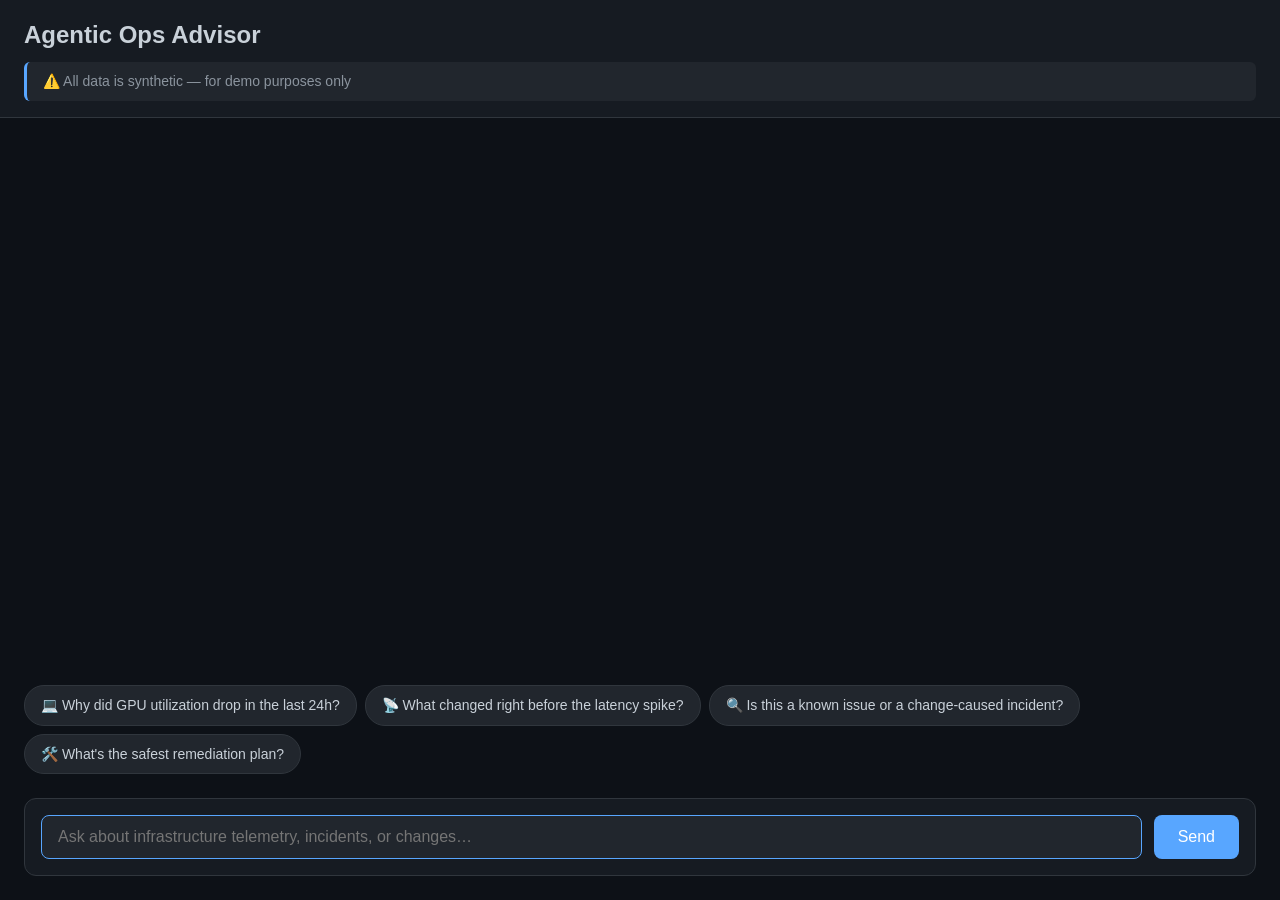
<file: static/index.html>
<!DOCTYPE html>
<html lang="en">
<head>
    <meta charset="UTF-8">
    <meta name="viewport" content="width=device-width, initial-scale=1.0">
    <title>Agentic Ops Advisor</title>
    <style>
        * {
            box-sizing: border-box;
            margin: 0;
            padding: 0;
        }

        :root {
            --bg-primary: #0d1117;
            --bg-secondary: #161b22;
            --bg-card: #21262d;
            --border: #30363d;
            --text-primary: #c9d1d9;
            --text-secondary: #8b949e;
            --accent: #58a6ff;
            --accent-hover: #79c0ff;
            --user-msg-bg: #1f6feb;
            --assistant-msg-bg: #21262d;
            --chip-bg: #21262d;
            --chip-hover: #30363d;
            --spinner-color: #58a6ff;
        }

        body {
            font-family: -apple-system, BlinkMacSystemFont, "Segoe UI", Helvetica, Arial, sans-serif;
            background: var(--bg-primary);
            color: var(--text-primary);
            line-height: 1.6;
            height: 100vh;
            display: flex;
            flex-direction: column;
            overflow: hidden;
        }

        header {
            background: var(--bg-secondary);
            border-bottom: 1px solid var(--border);
            padding: 1rem 1.5rem;
            flex-shrink: 0;
        }

        h1 {
            font-size: 1.5rem;
            font-weight: 600;
            margin-bottom: 0.5rem;
        }

        .disclaimer {
            font-size: 0.875rem;
            color: var(--text-secondary);
            background: var(--bg-card);
            padding: 0.5rem 1rem;
            border-radius: 6px;
            border-left: 3px solid var(--accent);
        }

        main {
            flex: 1;
            display: flex;
            flex-direction: column;
            overflow: hidden;
            padding: 1.5rem;
            gap: 1rem;
        }

        #messages {
            flex: 1;
            overflow-y: auto;
            display: flex;
            flex-direction: column;
            gap: 1rem;
            padding-right: 0.5rem;
        }

        #messages::-webkit-scrollbar {
            width: 8px;
        }

        #messages::-webkit-scrollbar-track {
            background: var(--bg-secondary);
            border-radius: 4px;
        }

        #messages::-webkit-scrollbar-thumb {
            background: var(--border);
            border-radius: 4px;
        }

        #messages::-webkit-scrollbar-thumb:hover {
            background: var(--text-secondary);
        }

        .message {
            display: flex;
            gap: 0.75rem;
            animation: fadeIn 0.3s ease-in;
        }

        @keyframes fadeIn {
            from { opacity: 0; transform: translateY(10px); }
            to { opacity: 1; transform: translateY(0); }
        }

        .message.user {
            justify-content: flex-end;
        }

        .message.assistant {
            justify-content: flex-start;
        }

        .message-content {
            max-width: 70%;
            padding: 0.875rem 1.125rem;
            border-radius: 12px;
            word-wrap: break-word;
            white-space: pre-wrap;
        }

        .message.user .message-content {
            background: var(--user-msg-bg);
            color: white;
            border-bottom-right-radius: 4px;
        }

        .message.assistant .message-content {
            background: var(--assistant-msg-bg);
            border: 1px solid var(--border);
            border-bottom-left-radius: 4px;
        }

        #chips {
            display: flex;
            flex-wrap: wrap;
            gap: 0.5rem;
            margin-bottom: 0.5rem;
        }

        .chip {
            background: var(--chip-bg);
            border: 1px solid var(--border);
            color: var(--text-primary);
            padding: 0.5rem 1rem;
            border-radius: 20px;
            cursor: pointer;
            font-size: 0.875rem;
            transition: all 0.2s ease;
        }

        .chip:hover {
            background: var(--chip-hover);
            border-color: var(--accent);
            transform: translateY(-1px);
        }

        #input-area {
            display: flex;
            gap: 0.75rem;
            background: var(--bg-secondary);
            padding: 1rem;
            border-radius: 12px;
            border: 1px solid var(--border);
        }

        #user-input {
            flex: 1;
            background: var(--bg-card);
            border: 1px solid var(--border);
            color: var(--text-primary);
            padding: 0.75rem 1rem;
            border-radius: 8px;
            font-size: 1rem;
            font-family: inherit;
            resize: none;
            min-height: 2.5rem;
            max-height: 150px;
        }

        #user-input:focus {
            outline: none;
            border-color: var(--accent);
        }

        #send-btn {
            background: var(--accent);
            color: white;
            border: none;
            padding: 0.75rem 1.5rem;
            border-radius: 8px;
            font-size: 1rem;
            font-weight: 500;
            cursor: pointer;
            transition: background 0.2s ease;
            flex-shrink: 0;
        }

        #send-btn:hover:not(:disabled) {
            background: var(--accent-hover);
        }

        #send-btn:disabled {
            opacity: 0.5;
            cursor: not-allowed;
        }

        .spinner {
            display: inline-block;
            width: 1rem;
            height: 1rem;
            border: 2px solid var(--border);
            border-top-color: var(--spinner-color);
            border-radius: 50%;
            animation: spin 0.6s linear infinite;
        }

        @keyframes spin {
            to { transform: rotate(360deg); }
        }

        .loading-message {
            display: flex;
            align-items: center;
            gap: 0.5rem;
            color: var(--text-secondary);
            font-style: italic;
        }

        @media (max-width: 768px) {
            main {
                padding: 1rem;
            }

            .message-content {
                max-width: 85%;
            }

            #chips {
                flex-direction: column;
            }

            .chip {
                width: 100%;
                text-align: center;
            }
        }
    </style>
</head>
<body>
    <header>
        <h1>Agentic Ops Advisor</h1>
        <div class="disclaimer">
            ⚠️ All data is synthetic — for demo purposes only
        </div>
    </header>

    <main>
        <div id="messages"></div>

        <div id="chips">
            <div class="chip" data-query="Why did GPU utilization drop in the last 24h?">
                💻 Why did GPU utilization drop in the last 24h?
            </div>
            <div class="chip" data-query="What changed right before the latency spike?">
                📡 What changed right before the latency spike?
            </div>
            <div class="chip" data-query="Is this a known issue or a change-caused incident?">
                🔍 Is this a known issue or a change-caused incident?
            </div>
            <div class="chip" data-query="What's the safest remediation plan?">
                🛠️ What's the safest remediation plan?
            </div>
        </div>

        <div id="input-area">
            <textarea 
                id="user-input" 
                placeholder="Ask about infrastructure telemetry, incidents, or changes…"
                rows="1"
            ></textarea>
            <button id="send-btn">Send</button>
        </div>
    </main>

    <script>
        let conversationHistory = [];
        let isProcessing = false;

        const messagesContainer = document.getElementById('messages');
        const userInput = document.getElementById('user-input');
        const sendBtn = document.getElementById('send-btn');
        const chips = document.querySelectorAll('.chip');

        userInput.addEventListener('input', function() {
            this.style.height = 'auto';
            this.style.height = Math.min(this.scrollHeight, 150) + 'px';
        });

        userInput.addEventListener('keydown', function(e) {
            if (e.key === 'Enter' && !e.shiftKey) {
                e.preventDefault();
                sendMessage();
            }
        });

        sendBtn.addEventListener('click', sendMessage);

        chips.forEach(chip => {
            chip.addEventListener('click', () => {
                const query = chip.getAttribute('data-query');
                userInput.value = query;
                sendMessage();
            });
        });

        function addMessage(role, content) {
            const messageDiv = document.createElement('div');
            messageDiv.className = `message ${role}`;
            
            const contentDiv = document.createElement('div');
            contentDiv.className = 'message-content';
            contentDiv.textContent = content;
            
            messageDiv.appendChild(contentDiv);
            messagesContainer.appendChild(messageDiv);
            messagesContainer.scrollTop = messagesContainer.scrollHeight;
        }

        function addLoadingIndicator() {
            const messageDiv = document.createElement('div');
            messageDiv.className = 'message assistant';
            messageDiv.id = 'loading-indicator';
            
            const contentDiv = document.createElement('div');
            contentDiv.className = 'message-content loading-message';
            contentDiv.innerHTML = '<span class="spinner"></span><span>Analyzing telemetry…</span>';
            
            messageDiv.appendChild(contentDiv);
            messagesContainer.appendChild(messageDiv);
            messagesContainer.scrollTop = messagesContainer.scrollHeight;
        }

        function removeLoadingIndicator() {
            const indicator = document.getElementById('loading-indicator');
            if (indicator) {
                indicator.remove();
            }
        }

        async function sendMessage() {
            const message = userInput.value.trim();
            if (!message || isProcessing) return;

            addMessage('user', message);
            
            conversationHistory.push({
                role: 'user',
                content: message
            });

            userInput.value = '';
            userInput.style.height = 'auto';

            isProcessing = true;
            sendBtn.disabled = true;
            sendBtn.textContent = 'Processing…';
            addLoadingIndicator();

            try {
                const response = await fetch('/responses', {
                    method: 'POST',
                    headers: {
                        'Content-Type': 'application/json',
                    },
                    body: JSON.stringify({
                        input: {
                            messages: conversationHistory
                        },
                        stream: false
                    })
                });

                if (!response.ok) {
                    throw new Error(`HTTP ${response.status}: ${response.statusText}`);
                }

                const data = await response.json();
                
                let assistantMessage = '';
                if (data.output && data.output.length > 0) {
                    assistantMessage = data.output[0].content || '(no response)';
                } else if (data.error) {
                    assistantMessage = `Error: ${data.error}`;
                } else {
                    assistantMessage = '(empty response)';
                }

                conversationHistory.push({
                    role: 'assistant',
                    content: assistantMessage
                });

                removeLoadingIndicator();
                addMessage('assistant', assistantMessage);

            } catch (error) {
                removeLoadingIndicator();
                addMessage('assistant', `❌ Request failed: ${error.message}`);
                console.error('Request error:', error);
            } finally {
                isProcessing = false;
                sendBtn.disabled = false;
                sendBtn.textContent = 'Send';
                userInput.focus();
            }
        }

        window.addEventListener('load', () => {
            userInput.focus();
        });
    </script>
</body>
</html>
</file>
<file: docs/style.css>
/* ============================================================
   Agentic Ops Advisor — GitHub Pages Brochure Styles
   Dark theme, responsive, modern ops aesthetic
   ============================================================ */

/* ---------- Reset & Base ---------- */
*, *::before, *::after {
  box-sizing: border-box;
  margin: 0;
  padding: 0;
}

:root {
  /* Color palette */
  --bg-primary:    #0d1117;
  --bg-secondary:  #161b22;
  --bg-card:       #1c2330;
  --bg-card-hover: #21283a;
  --border:        #30363d;
  --border-accent: #1f6feb;

  --text-primary:   #e6edf3;
  --text-secondary: #8b949e;
  --text-muted:     #6e7681;

  --accent-blue:    #58a6ff;
  --accent-green:   #3fb950;
  --accent-orange:  #f0883e;
  --accent-purple:  #bc8cff;
  --accent-cyan:    #39d353;

  --gradient-hero: linear-gradient(135deg, #0d1117 0%, #0a1628 50%, #0d1117 100%);
  --gradient-card: linear-gradient(135deg, #1c2330 0%, #21283a 100%);

  /* Spacing */
  --section-pad: 5rem 1.5rem;
  --max-width: 1100px;

  /* Typography */
  --font-sans: -apple-system, BlinkMacSystemFont, 'Segoe UI', Roboto, Oxygen,
               Ubuntu, Cantarell, 'Open Sans', 'Helvetica Neue', sans-serif;
  --font-mono: 'SFMono-Regular', Consolas, 'Liberation Mono', Menlo, monospace;
}

html {
  scroll-behavior: smooth;
}

body {
  background-color: var(--bg-primary);
  color: var(--text-primary);
  font-family: var(--font-sans);
  font-size: 16px;
  line-height: 1.6;
  overflow-x: hidden;
}

a {
  color: var(--accent-blue);
  text-decoration: none;
  transition: color 0.2s ease;
}

a:hover {
  color: #79b8ff;
  text-decoration: underline;
}

img { max-width: 100%; height: auto; }

/* ---------- Utility ---------- */
.container {
  max-width: var(--max-width);
  margin: 0 auto;
  padding: 0 1.5rem;
}

.section-label {
  display: inline-block;
  font-size: 0.75rem;
  font-weight: 600;
  letter-spacing: 0.12em;
  text-transform: uppercase;
  color: var(--accent-blue);
  margin-bottom: 0.75rem;
}

.section-title {
  font-size: clamp(1.6rem, 3vw, 2.25rem);
  font-weight: 700;
  color: var(--text-primary);
  margin-bottom: 0.75rem;
  line-height: 1.25;
}

.section-subtitle {
  font-size: 1.05rem;
  color: var(--text-secondary);
  max-width: 640px;
  margin-bottom: 3rem;
}

/* ---------- Navigation ---------- */
.site-nav {
  position: sticky;
  top: 0;
  z-index: 100;
  background: rgba(13, 17, 23, 0.9);
  backdrop-filter: blur(12px);
  -webkit-backdrop-filter: blur(12px);
  border-bottom: 1px solid var(--border);
  padding: 0.85rem 1.5rem;
}

.site-nav .container {
  display: flex;
  align-items: center;
  justify-content: space-between;
  padding: 0;
}

.nav-brand {
  display: flex;
  align-items: center;
  gap: 0.5rem;
  font-weight: 700;
  font-size: 1rem;
  color: var(--text-primary);
  text-decoration: none;
}

.nav-brand .brand-icon {
  font-size: 1.3rem;
}

.nav-links {
  display: flex;
  gap: 1.5rem;
  list-style: none;
}

.nav-links a {
  font-size: 0.9rem;
  color: var(--text-secondary);
  text-decoration: none;
  transition: color 0.2s ease;
}

.nav-links a:hover {
  color: var(--text-primary);
  text-decoration: none;
}

/* ---------- Disclaimer Banner ---------- */
.disclaimer-banner {
  background: rgba(240, 136, 62, 0.12);
  border-bottom: 1px solid rgba(240, 136, 62, 0.35);
  padding: 0.6rem 1.5rem;
  text-align: center;
}

.disclaimer-banner p {
  font-size: 0.8rem;
  color: var(--accent-orange);
  margin: 0;
}

.disclaimer-banner strong {
  font-weight: 600;
}

/* ---------- Hero ---------- */
.hero {
  background: var(--gradient-hero);
  padding: 7rem 1.5rem 5rem;
  text-align: center;
  position: relative;
  overflow: hidden;
}

.hero::before {
  content: '';
  position: absolute;
  inset: 0;
  background:
    radial-gradient(ellipse 60% 50% at 50% 0%, rgba(88, 166, 255, 0.08) 0%, transparent 70%),
    radial-gradient(ellipse 40% 30% at 80% 80%, rgba(63, 185, 80, 0.06) 0%, transparent 60%);
  pointer-events: none;
}

.hero-eyebrow {
  display: inline-flex;
  align-items: center;
  gap: 0.4rem;
  font-size: 0.8rem;
  font-weight: 600;
  letter-spacing: 0.1em;
  text-transform: uppercase;
  color: var(--accent-blue);
  border: 1px solid rgba(88, 166, 255, 0.3);
  border-radius: 100px;
  padding: 0.3rem 0.9rem;
  margin-bottom: 1.5rem;
  animation: fadeInUp 0.6s ease both;
}

.hero-title {
  font-size: clamp(2.2rem, 5vw, 3.8rem);
  font-weight: 800;
  letter-spacing: -0.03em;
  line-height: 1.1;
  color: var(--text-primary);
  margin-bottom: 1rem;
  animation: fadeInUp 0.6s 0.1s ease both;
}

.hero-title .highlight {
  background: linear-gradient(90deg, var(--accent-blue) 0%, var(--accent-purple) 100%);
  -webkit-background-clip: text;
  -webkit-text-fill-color: transparent;
  background-clip: text;
}

.hero-tagline {
  font-size: clamp(1rem, 2vw, 1.3rem);
  color: var(--text-secondary);
  max-width: 640px;
  margin: 0 auto 2.5rem;
  animation: fadeInUp 0.6s 0.2s ease both;
}

.hero-ctas {
  display: flex;
  gap: 1rem;
  justify-content: center;
  flex-wrap: wrap;
  animation: fadeInUp 0.6s 0.3s ease both;
}

.btn {
  display: inline-flex;
  align-items: center;
  gap: 0.5rem;
  padding: 0.7rem 1.5rem;
  border-radius: 8px;
  font-size: 0.95rem;
  font-weight: 600;
  cursor: pointer;
  transition: all 0.2s ease;
  text-decoration: none;
  border: 1px solid transparent;
}

.btn-primary {
  background: var(--accent-blue);
  color: #0d1117;
  border-color: var(--accent-blue);
}

.btn-primary:hover {
  background: #79b8ff;
  border-color: #79b8ff;
  color: #0d1117;
  text-decoration: none;
  transform: translateY(-1px);
  box-shadow: 0 4px 16px rgba(88, 166, 255, 0.3);
}

.btn-secondary {
  background: transparent;
  color: var(--text-primary);
  border-color: var(--border);
}

.btn-secondary:hover {
  background: var(--bg-card);
  border-color: var(--accent-blue);
  color: var(--text-primary);
  text-decoration: none;
  transform: translateY(-1px);
}

/* ---------- Stats Strip ---------- */
.stats-strip {
  background: var(--bg-secondary);
  border-top: 1px solid var(--border);
  border-bottom: 1px solid var(--border);
  padding: 2rem 1.5rem;
}

.stats-strip .container {
  display: flex;
  gap: 0;
  justify-content: space-around;
  flex-wrap: wrap;
}

.stat-item {
  text-align: center;
  padding: 0.75rem 2rem;
}

.stat-number {
  display: block;
  font-size: 2rem;
  font-weight: 800;
  color: var(--accent-blue);
  line-height: 1;
  margin-bottom: 0.25rem;
}

.stat-label {
  font-size: 0.8rem;
  color: var(--text-muted);
  text-transform: uppercase;
  letter-spacing: 0.08em;
}

/* ---------- Features ---------- */
.features {
  padding: var(--section-pad);
  background: var(--bg-primary);
}

.features-grid {
  display: grid;
  grid-template-columns: repeat(auto-fit, minmax(290px, 1fr));
  gap: 1.25rem;
}

.feature-card {
  background: var(--gradient-card);
  border: 1px solid var(--border);
  border-radius: 12px;
  padding: 1.75rem;
  transition: all 0.25s ease;
  position: relative;
  overflow: hidden;
}

.feature-card::before {
  content: '';
  position: absolute;
  top: 0;
  left: 0;
  right: 0;
  height: 3px;
  background: var(--card-accent, var(--accent-blue));
  opacity: 0;
  transition: opacity 0.25s ease;
}

.feature-card:hover {
  border-color: var(--border-accent);
  background: var(--bg-card-hover);
  transform: translateY(-3px);
  box-shadow: 0 8px 32px rgba(0, 0, 0, 0.3);
}

.feature-card:hover::before {
  opacity: 1;
}

.feature-icon {
  font-size: 2rem;
  margin-bottom: 1rem;
  display: block;
}

.feature-title {
  font-size: 1.05rem;
  font-weight: 700;
  color: var(--text-primary);
  margin-bottom: 0.5rem;
}

.feature-desc {
  font-size: 0.9rem;
  color: var(--text-secondary);
  line-height: 1.65;
}

/* ---------- Architecture ---------- */
/* ---------- Work IQ Section ---------- */
.workiq-section {
  padding: var(--section-pad);
  background: var(--bg-secondary);
  border-top: 1px solid var(--border);
  border-bottom: 1px solid var(--border);
  position: relative;
}

.workiq-section::before {
  content: '';
  position: absolute;
  inset: 0;
  background: radial-gradient(ellipse 60% 40% at 50% 0%, rgba(188,140,255,0.05) 0%, transparent 70%);
  pointer-events: none;
}

.workiq-callout {
  background: rgba(188, 140, 255, 0.06);
  border: 1px solid rgba(188, 140, 255, 0.25);
  border-radius: 12px;
  padding: 1.5rem 1.75rem;
  display: flex;
  gap: 1rem;
  align-items: flex-start;
  margin-bottom: 2.5rem;
}

.workiq-callout-icon {
  font-size: 1.75rem;
  flex-shrink: 0;
  margin-top: 0.1rem;
}

.workiq-callout-body h3 {
  font-size: 1.05rem;
  font-weight: 700;
  color: var(--accent-purple);
  margin-bottom: 0.5rem;
}

.workiq-callout-body p {
  font-size: 0.92rem;
  color: var(--text-secondary);
  line-height: 1.7;
}

.workiq-grid-title {
  font-size: 1.1rem;
  font-weight: 700;
  color: var(--text-primary);
  margin-bottom: 1.25rem;
}

.workiq-grid {
  display: grid;
  grid-template-columns: repeat(auto-fit, minmax(240px, 1fr));
  gap: 1.25rem;
  margin-bottom: 2.5rem;
}

.workiq-card {
  background: var(--gradient-card);
  border: 1px solid var(--border);
  border-radius: 12px;
  padding: 1.5rem;
  transition: all 0.25s ease;
  position: relative;
  overflow: hidden;
}

.workiq-card::before {
  content: '';
  position: absolute;
  top: 0; left: 0; right: 0;
  height: 3px;
  background: var(--wiq-accent, var(--accent-purple));
  opacity: 0;
  transition: opacity 0.25s ease;
}

.workiq-card:hover {
  border-color: var(--wiq-accent, var(--accent-purple));
  transform: translateY(-3px);
  box-shadow: 0 8px 32px rgba(0, 0, 0, 0.3);
}

.workiq-card:hover::before { opacity: 1; }

.workiq-card-icon {
  font-size: 1.75rem;
  display: block;
  margin-bottom: 0.75rem;
}

.workiq-card-title {
  font-size: 1rem;
  font-weight: 700;
  color: var(--text-primary);
  margin-bottom: 0.4rem;
}

.workiq-card-desc {
  font-size: 0.88rem;
  color: var(--text-secondary);
  line-height: 1.65;
}

.workiq-card-desc em {
  color: var(--accent-purple);
  font-style: italic;
}

/* MCP pattern box */
.workiq-mcp {
  background: var(--bg-card);
  border: 1px solid var(--border);
  border-radius: 12px;
  padding: 1.75rem;
  margin-bottom: 2.5rem;
}

.workiq-mcp-header {
  display: flex;
  align-items: center;
  gap: 0.6rem;
  margin-bottom: 0.75rem;
}

.workiq-mcp-icon { font-size: 1.4rem; }

.workiq-mcp-header h3 {
  font-size: 1.05rem;
  font-weight: 700;
  color: var(--text-primary);
}

.workiq-mcp p {
  font-size: 0.92rem;
  color: var(--text-secondary);
  line-height: 1.65;
  margin-bottom: 1.25rem;
}

.workiq-mcp code {
  font-family: var(--font-mono);
  font-size: 0.85rem;
  background: rgba(88, 166, 255, 0.1);
  border: 1px solid rgba(88, 166, 255, 0.2);
  border-radius: 4px;
  padding: 0.15rem 0.4rem;
  color: var(--accent-blue);
}

.workiq-mcp-flow {
  display: flex;
  align-items: center;
  gap: 0.6rem;
  flex-wrap: wrap;
  margin-top: 0.5rem;
}

.mcp-node {
  background: var(--bg-primary);
  border: 1px solid var(--border);
  border-radius: 8px;
  padding: 0.45rem 0.9rem;
  font-size: 0.85rem;
  font-weight: 600;
  color: var(--text-secondary);
  white-space: nowrap;
}

.mcp-highlight {
  border-color: var(--accent-purple);
  color: var(--accent-purple);
  background: rgba(188, 140, 255, 0.08);
}

.mcp-arrow {
  color: var(--text-muted);
  font-size: 1.1rem;
  font-weight: 700;
}

/* Hybrid advantage */
.workiq-hybrid {
  background: var(--bg-card);
  border: 1px solid var(--border);
  border-radius: 12px;
  padding: 1.75rem;
  margin-bottom: 2.5rem;
}

.workiq-hybrid h3 {
  font-size: 1.05rem;
  font-weight: 700;
  color: var(--text-primary);
  margin-bottom: 0.6rem;
}

.workiq-hybrid > p {
  font-size: 0.92rem;
  color: var(--text-secondary);
  line-height: 1.65;
  margin-bottom: 1.5rem;
}

.workiq-hybrid-cols {
  display: flex;
  align-items: center;
  gap: 1rem;
  flex-wrap: wrap;
  justify-content: center;
}

.workiq-hybrid-col {
  background: var(--bg-primary);
  border: 1px solid var(--border);
  border-radius: 10px;
  padding: 1.1rem 1.25rem;
  flex: 1;
  min-width: 180px;
  max-width: 260px;
  text-align: center;
}

.workiq-hybrid-col p {
  font-size: 0.85rem;
  color: var(--text-secondary);
  line-height: 1.5;
  margin: 0;
}

.workiq-hybrid-result {
  border-color: var(--accent-purple);
  background: rgba(188, 140, 255, 0.05);
}

.workiq-hybrid-label {
  display: block;
  font-size: 0.88rem;
  font-weight: 700;
  color: var(--text-primary);
  margin-bottom: 0.4rem;
}

.workiq-hybrid-plus,
.workiq-hybrid-equals {
  font-size: 1.5rem;
  font-weight: 800;
  color: var(--accent-purple);
  flex-shrink: 0;
}

/* Work IQ disclaimer */
.workiq-disclaimer {
  background: rgba(240, 136, 62, 0.07);
  border: 1px solid rgba(240, 136, 62, 0.3);
  border-radius: 12px;
  padding: 1.25rem 1.5rem;
  display: flex;
  gap: 0.75rem;
  align-items: flex-start;
}

.workiq-disclaimer-icon {
  font-size: 1.25rem;
  flex-shrink: 0;
  margin-top: 0.05rem;
}

.workiq-disclaimer p {
  font-size: 0.85rem;
  color: var(--text-secondary);
  line-height: 1.6;
}

.workiq-disclaimer strong {
  color: var(--accent-orange);
}

@media (max-width: 768px) {
  .workiq-hybrid-cols {
    flex-direction: column;
  }
  .workiq-hybrid-col {
    max-width: 100%;
  }
  .workiq-hybrid-plus,
  .workiq-hybrid-equals {
    font-size: 1.2rem;
  }
  .workiq-callout {
    flex-direction: column;
    gap: 0.5rem;
  }
}

/* ---------- Architecture (continued) ---------- */
.architecture {
  padding: var(--section-pad);
  background: var(--bg-secondary);
  border-top: 1px solid var(--border);
  border-bottom: 1px solid var(--border);
}

.arch-diagram {
  background: var(--bg-card);
  border: 1px solid var(--border);
  border-radius: 16px;
  padding: 2.5rem 2rem;
  overflow-x: auto;
}

.arch-diagram svg {
  display: block;
  margin: 0 auto;
  max-width: 100%;
}

/* ---------- Demo Section ---------- */
.demo {
  padding: var(--section-pad);
  background: var(--bg-primary);
}

.demo-steps {
  display: grid;
  gap: 1.25rem;
}

.demo-step {
  display: grid;
  grid-template-columns: auto 1fr;
  gap: 1.5rem;
  background: var(--bg-card);
  border: 1px solid var(--border);
  border-radius: 12px;
  padding: 1.5rem;
  transition: border-color 0.2s ease;
}

.demo-step:hover {
  border-color: var(--accent-blue);
}

.step-num {
  display: flex;
  align-items: center;
  justify-content: center;
  width: 2.5rem;
  height: 2.5rem;
  flex-shrink: 0;
  background: rgba(88, 166, 255, 0.15);
  border: 1px solid rgba(88, 166, 255, 0.3);
  border-radius: 50%;
  font-size: 0.9rem;
  font-weight: 700;
  color: var(--accent-blue);
}

.step-content h3 {
  font-size: 1rem;
  font-weight: 600;
  color: var(--text-primary);
  margin-bottom: 0.35rem;
}

.step-content p {
  font-size: 0.9rem;
  color: var(--text-secondary);
  margin-bottom: 0.75rem;
}

.code-snippet {
  background: var(--bg-primary);
  border: 1px solid var(--border);
  border-radius: 8px;
  padding: 0.75rem 1rem;
  font-family: var(--font-mono);
  font-size: 0.82rem;
  color: var(--accent-cyan);
  overflow-x: auto;
  white-space: nowrap;
}

.code-snippet .prompt-char {
  color: var(--text-muted);
  user-select: none;
}

/* ---------- Tech Stack ---------- */
.techstack {
  padding: var(--section-pad);
  background: var(--bg-secondary);
  border-top: 1px solid var(--border);
  border-bottom: 1px solid var(--border);
}

.badges {
  display: flex;
  flex-wrap: wrap;
  gap: 0.75rem;
  margin-bottom: 2rem;
}

.badge {
  display: inline-flex;
  align-items: center;
  gap: 0.4rem;
  padding: 0.4rem 0.85rem;
  border-radius: 6px;
  font-size: 0.82rem;
  font-weight: 600;
  border: 1px solid transparent;
}

.badge-python  { background: rgba(55, 118, 171, 0.2); border-color: rgba(55, 118, 171, 0.5); color: #79b8ff; }
.badge-azure   { background: rgba(0, 120, 215, 0.2);  border-color: rgba(0, 120, 215, 0.5);  color: #58a6ff; }
.badge-otel    { background: rgba(63, 185, 80, 0.15); border-color: rgba(63, 185, 80, 0.4);  color: var(--accent-green); }
.badge-actions { background: rgba(188, 140, 255, 0.15); border-color: rgba(188, 140, 255, 0.4); color: var(--accent-purple); }
.badge-sqlite  { background: rgba(240, 136, 62, 0.15); border-color: rgba(240, 136, 62, 0.4); color: var(--accent-orange); }
.badge-gpt     { background: rgba(88, 166, 255, 0.12); border-color: rgba(88, 166, 255, 0.3); color: var(--accent-blue); }

.tech-table {
  width: 100%;
  border-collapse: collapse;
  font-size: 0.9rem;
}

.tech-table th {
  text-align: left;
  padding: 0.6rem 1rem;
  font-size: 0.75rem;
  text-transform: uppercase;
  letter-spacing: 0.08em;
  color: var(--text-muted);
  border-bottom: 1px solid var(--border);
}

.tech-table td {
  padding: 0.75rem 1rem;
  border-bottom: 1px solid rgba(48, 54, 61, 0.5);
  color: var(--text-secondary);
  vertical-align: top;
}

.tech-table td:first-child {
  color: var(--text-primary);
  font-weight: 500;
  white-space: nowrap;
}

.tech-table tr:last-child td { border-bottom: none; }

/* ---------- Getting Started Section ---------- */
.getting-started {
  padding: var(--section-pad);
  background: var(--bg-secondary);
  border-top: 1px solid var(--border);
}

.getting-started-steps {
  max-width: 700px;
  margin: 2rem auto;
}

.code-block {
  background: #0d1117;
  border: 1px solid var(--border);
  border-radius: 12px;
  overflow: hidden;
}

.code-block-header {
  display: flex;
  align-items: center;
  gap: 6px;
  padding: 0.75rem 1rem;
  background: rgba(48, 54, 61, 0.5);
  border-bottom: 1px solid var(--border);
}

.code-block-dot {
  width: 12px;
  height: 12px;
  border-radius: 50%;
}

.code-block-title {
  margin-left: 0.5rem;
  font-size: 0.8rem;
  color: var(--text-secondary);
  font-family: var(--font-sans);
}

.code-block-body {
  padding: 1.25rem;
  margin: 0;
  overflow-x: auto;
  font-family: var(--font-mono);
  font-size: 0.875rem;
  line-height: 1.7;
  color: var(--text-primary);
}

.code-block-body .code-comment {
  color: var(--text-muted);
}

.getting-started-ctas {
  display: flex;
  flex-wrap: wrap;
  gap: 1rem;
  justify-content: center;
  margin-top: 2rem;
}

/* ---------- Disclaimer Section ---------- */
.disclaimers {
  padding: 3rem 1.5rem;
  background: var(--bg-primary);
}

.disclaimer-cards {
  display: grid;
  grid-template-columns: repeat(auto-fit, minmax(280px, 1fr));
  gap: 1rem;
}

.disclaimer-card {
  background: rgba(240, 136, 62, 0.07);
  border: 1px solid rgba(240, 136, 62, 0.3);
  border-radius: 12px;
  padding: 1.25rem 1.5rem;
  display: flex;
  gap: 0.75rem;
  align-items: flex-start;
}

.disclaimer-card .disc-icon {
  font-size: 1.25rem;
  flex-shrink: 0;
  margin-top: 0.05rem;
}

.disclaimer-card h4 {
  font-size: 0.9rem;
  font-weight: 600;
  color: var(--accent-orange);
  margin-bottom: 0.25rem;
}

.disclaimer-card p {
  font-size: 0.82rem;
  color: var(--text-secondary);
  line-height: 1.5;
}

/* ---------- GitHub Products Section ---------- */
.github-products {
  padding: var(--section-pad);
  background: var(--bg-secondary);
  border-top: 1px solid var(--border);
  border-bottom: 1px solid var(--border);
  position: relative;
}

.github-products::before {
  content: '';
  position: absolute;
  inset: 0;
  background: radial-gradient(ellipse 70% 40% at 50% 0%, rgba(63,185,80,0.05) 0%, transparent 70%);
  pointer-events: none;
}

.github-products-grid {
  display: grid;
  grid-template-columns: repeat(auto-fit, minmax(300px, 1fr));
  gap: 1.25rem;
}

.github-product-card {
  background: var(--bg-card);
  border: 1px solid var(--border);
  border-radius: 12px;
  padding: 1.75rem;
  transition: all 0.25s ease;
  position: relative;
  overflow: hidden;
  display: flex;
  flex-direction: column;
  gap: 0.5rem;
}

.github-product-card::before {
  content: '';
  position: absolute;
  top: 0;
  left: 0;
  right: 0;
  height: 3px;
  background: var(--gh-accent, var(--accent-green));
  opacity: 0;
  transition: opacity 0.25s ease;
}

.github-product-card:hover {
  border-color: var(--gh-accent, var(--accent-green));
  transform: translateY(-3px);
  box-shadow: 0 8px 32px rgba(0, 0, 0, 0.35);
}

.github-product-card:hover::before {
  opacity: 1;
}

.gh-product-header {
  display: flex;
  align-items: center;
  gap: 0.6rem;
  margin-bottom: 0.4rem;
}

.gh-product-icon {
  font-size: 1.75rem;
  flex-shrink: 0;
}

.gh-product-badge {
  font-size: 0.72rem;
  font-weight: 700;
  letter-spacing: 0.08em;
  text-transform: uppercase;
  color: var(--gh-accent, var(--accent-green));
  background: color-mix(in srgb, var(--gh-accent, var(--accent-green)) 12%, transparent);
  border: 1px solid color-mix(in srgb, var(--gh-accent, var(--accent-green)) 35%, transparent);
  border-radius: 6px;
  padding: 0.2rem 0.6rem;
}

.gh-product-title {
  font-size: 1.05rem;
  font-weight: 700;
  color: var(--text-primary);
}

.gh-product-desc {
  font-size: 0.9rem;
  color: var(--text-secondary);
  line-height: 1.65;
  flex: 1;
}

.gh-product-link {
  font-size: 0.82rem;
  font-weight: 600;
  color: var(--gh-accent, var(--accent-green));
  text-decoration: none;
  margin-top: 0.5rem;
  display: inline-block;
  transition: opacity 0.2s ease;
}

.gh-product-link:hover {
  opacity: 0.8;
  text-decoration: underline;
}

/* Fallback for browsers without color-mix */
@supports not (color: color-mix(in srgb, red 10%, transparent)) {
  .gh-product-badge {
    background: rgba(63, 185, 80, 0.12);
    border-color: rgba(63, 185, 80, 0.35);
  }
}

/* ---------- Footer ---------- */
.site-footer {
  background: var(--bg-secondary);
  border-top: 1px solid var(--border);
  padding: 2.5rem 1.5rem;
}

.site-footer .container {
  display: flex;
  align-items: center;
  justify-content: space-between;
  flex-wrap: wrap;
  gap: 1rem;
}

.footer-brand {
  font-size: 0.9rem;
  font-weight: 600;
  color: var(--text-primary);
}

.footer-note {
  font-size: 0.8rem;
  color: var(--text-muted);
}

.footer-links {
  display: flex;
  gap: 1.25rem;
  flex-wrap: wrap;
}

.footer-links a {
  font-size: 0.85rem;
  color: var(--text-secondary);
}

/* ---------- Animations ---------- */
@keyframes fadeInUp {
  from {
    opacity: 0;
    transform: translateY(18px);
  }
  to {
    opacity: 1;
    transform: translateY(0);
  }
}

.fade-in {
  opacity: 0;
  transform: translateY(20px);
  transition: opacity 0.5s ease, transform 0.5s ease;
}

.fade-in.visible {
  opacity: 1;
  transform: translateY(0);
}

/* ---------- Responsive ---------- */
@media (max-width: 768px) {
  :root { --section-pad: 3.5rem 1rem; }

  .nav-links { display: none; }

  .hero { padding: 4.5rem 1rem 3.5rem; }

  .stats-strip .container {
    gap: 0.5rem;
  }

  .stat-item { padding: 0.5rem 1rem; }

  .demo-step {
    grid-template-columns: 1fr;
    gap: 0.75rem;
  }

  .step-num { width: 2rem; height: 2rem; }

  .site-footer .container {
    flex-direction: column;
    text-align: center;
  }
}

@media (max-width: 480px) {
  .hero-ctas { flex-direction: column; align-items: center; }
  .btn { width: 100%; max-width: 280px; justify-content: center; }
}
</file>
